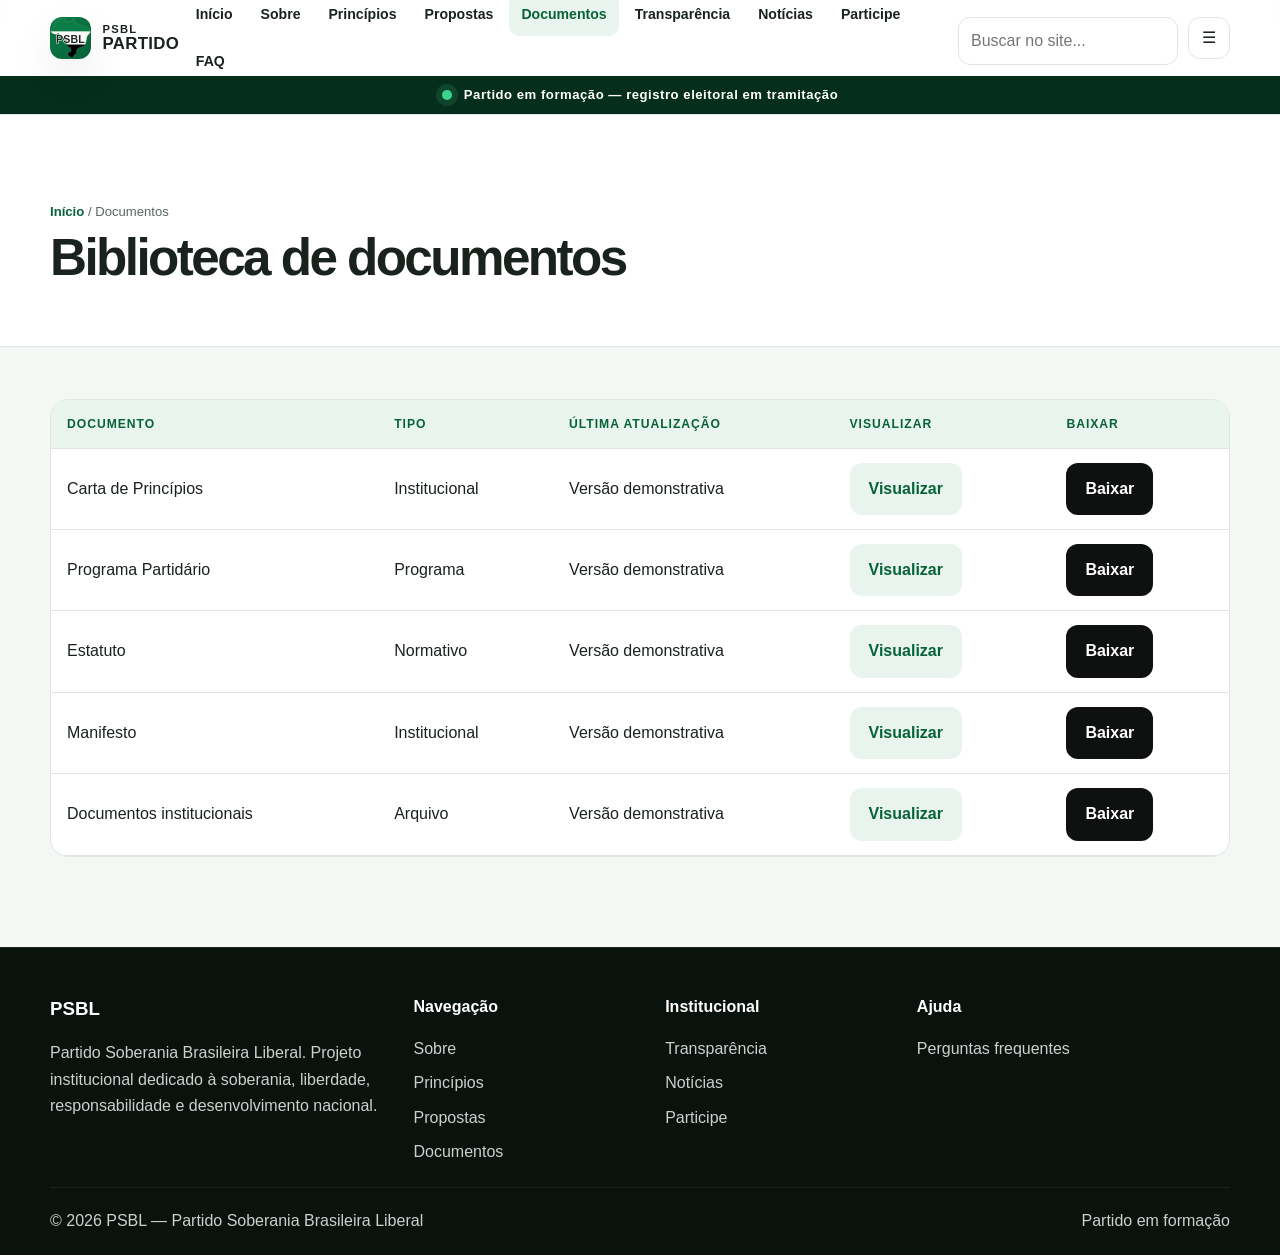
<file: documentos.html>
<!DOCTYPE html>
<html lang="pt-BR">
  <head>
    <meta charset="UTF-8" />
    <meta name="viewport" content="width=device-width, initial-scale=1.0" />
    <title>Documentos | PSBL</title>
    <meta name="description" content="Biblioteca de documentos institucionais do PSBL em formação." />
    <link rel="icon" href="./download.svg" type="image/svg+xml" />
    <link rel="stylesheet" href="./style.css" />
    <link rel="stylesheet" href="./responsive.css" />
  </head>
  <body data-page="documentos">
    <a class="skip-link" href="#main-content">Pular para o conteúdo</a>
    <header class="site-header">
      <div class="container header-inner">
        <a href="./index.html" class="brand" aria-label="PSBL início"><img class="brand-mark" src="./download.svg" alt="" /><span class="brand-text"><span>PSBL</span><strong>Partido</strong></span></a>
        <div class="nav-layout">
          <nav class="nav" aria-label="Navegação principal">
            <a href="index.html">Início</a>
            <a href="sobre.html">Sobre</a>
            <a href="principios.html">Princípios</a>
            <a href="propostas.html">Propostas</a>
            <a href="documentos.html" class="active">Documentos</a>
            <a href="transparencia.html">Transparência</a>
            <a href="noticias.html">Notícias</a>
            <a href="participe.html">Participe</a>
            <a href="faq.html">FAQ</a>
          </nav>
          <div class="nav-actions">
            <input id="site-search" class="site-search" type="search" aria-label="Buscar no site" placeholder="Buscar no site..." />
            <button class="icon-btn menu-toggle" type="button" aria-label="Abrir menu" aria-expanded="false">☰</button>
          </div>
        </div>
      </div>
      <div class="status-bar"><div class="container"><span class="status-indicator" aria-hidden="true"></span><span>Partido em formação — registro eleitoral em tramitação</span></div></div>
    </header>

    <main id="main-content">
      <section class="page-hero"><div class="container"><div class="breadcrumb"><a href="index.html">Início</a> / Documentos</div><h1>Biblioteca de documentos</h1></div></section>
      <section class="page-shell"><div class="container"><div class="table-wrap"><table><thead><tr><th>Documento</th><th>Tipo</th><th>Última atualização</th><th>Visualizar</th><th>Baixar</th></tr></thead><tbody><tr><td>Carta de Princípios</td><td>Institucional</td><td>Versão demonstrativa</td><td><button class="btn btn-soft" type="button" data-doc-modal="Carta de Princípios">Visualizar</button></td><td><a class="btn btn-dark" href="./docs/carta-de-principios.pdf" download>Baixar</a></td></tr><tr><td>Programa Partidário</td><td>Programa</td><td>Versão demonstrativa</td><td><button class="btn btn-soft" type="button" data-doc-modal="Programa Partidário">Visualizar</button></td><td><a class="btn btn-dark" href="./docs/programa-partidario.pdf" download>Baixar</a></td></tr><tr><td>Estatuto</td><td>Normativo</td><td>Versão demonstrativa</td><td><button class="btn btn-soft" type="button" data-doc-modal="Estatuto">Visualizar</button></td><td><a class="btn btn-dark" href="./docs/estatuto.pdf" download>Baixar</a></td></tr><tr><td>Manifesto</td><td>Institucional</td><td>Versão demonstrativa</td><td><button class="btn btn-soft" type="button" data-doc-modal="Manifesto">Visualizar</button></td><td><a class="btn btn-dark" href="./docs/manifesto.pdf" download>Baixar</a></td></tr><tr><td>Documentos institucionais</td><td>Arquivo</td><td>Versão demonstrativa</td><td><button class="btn btn-soft" type="button" data-doc-modal="Documentos institucionais">Visualizar</button></td><td><a class="btn btn-dark" href="./docs/documentos-institucionais.pdf" download>Baixar</a></td></tr></tbody></table></div></div></section>
    </main>

    <footer class="footer"><div class="container"><div class="footer-grid"><div><h3>PSBL</h3><p>Partido Soberania Brasileira Liberal. Projeto institucional dedicado à soberania, liberdade, responsabilidade e desenvolvimento nacional.</p></div><div><h4>Navegação</h4><ul><li><a href="sobre.html">Sobre</a></li><li><a href="principios.html">Princípios</a></li><li><a href="propostas.html">Propostas</a></li><li><a href="documentos.html">Documentos</a></li></ul></div><div><h4>Institucional</h4><ul><li><a href="transparencia.html">Transparência</a></li><li><a href="noticias.html">Notícias</a></li><li><a href="participe.html">Participe</a></li></ul></div><div><h4>Ajuda</h4><ul><li><a href="faq.html">Perguntas frequentes</a></li></ul></div></div><div class="footer-bottom"><span>© <span id="year"></span> PSBL — Partido Soberania Brasileira Liberal</span><span>Partido em formação</span></div></div></footer>
    <button class="back-to-top" type="button" aria-label="Voltar ao topo">↑</button>
    <div class="modal" aria-hidden="true"><div class="modal-card" role="dialog" aria-modal="true" aria-labelledby="modal-title"><div class="modal-header"><h3 id="modal-title">Documento</h3><button class="close-modal" type="button" aria-label="Fechar modal">×</button></div><div id="modal-body"></div></div></div>
    <script src="./main.js"></script>
    <script src="./menu.js"></script>
    <script src="./faq.js"></script>
    <script src="./search.js"></script>
  </body>
</html>
</file>
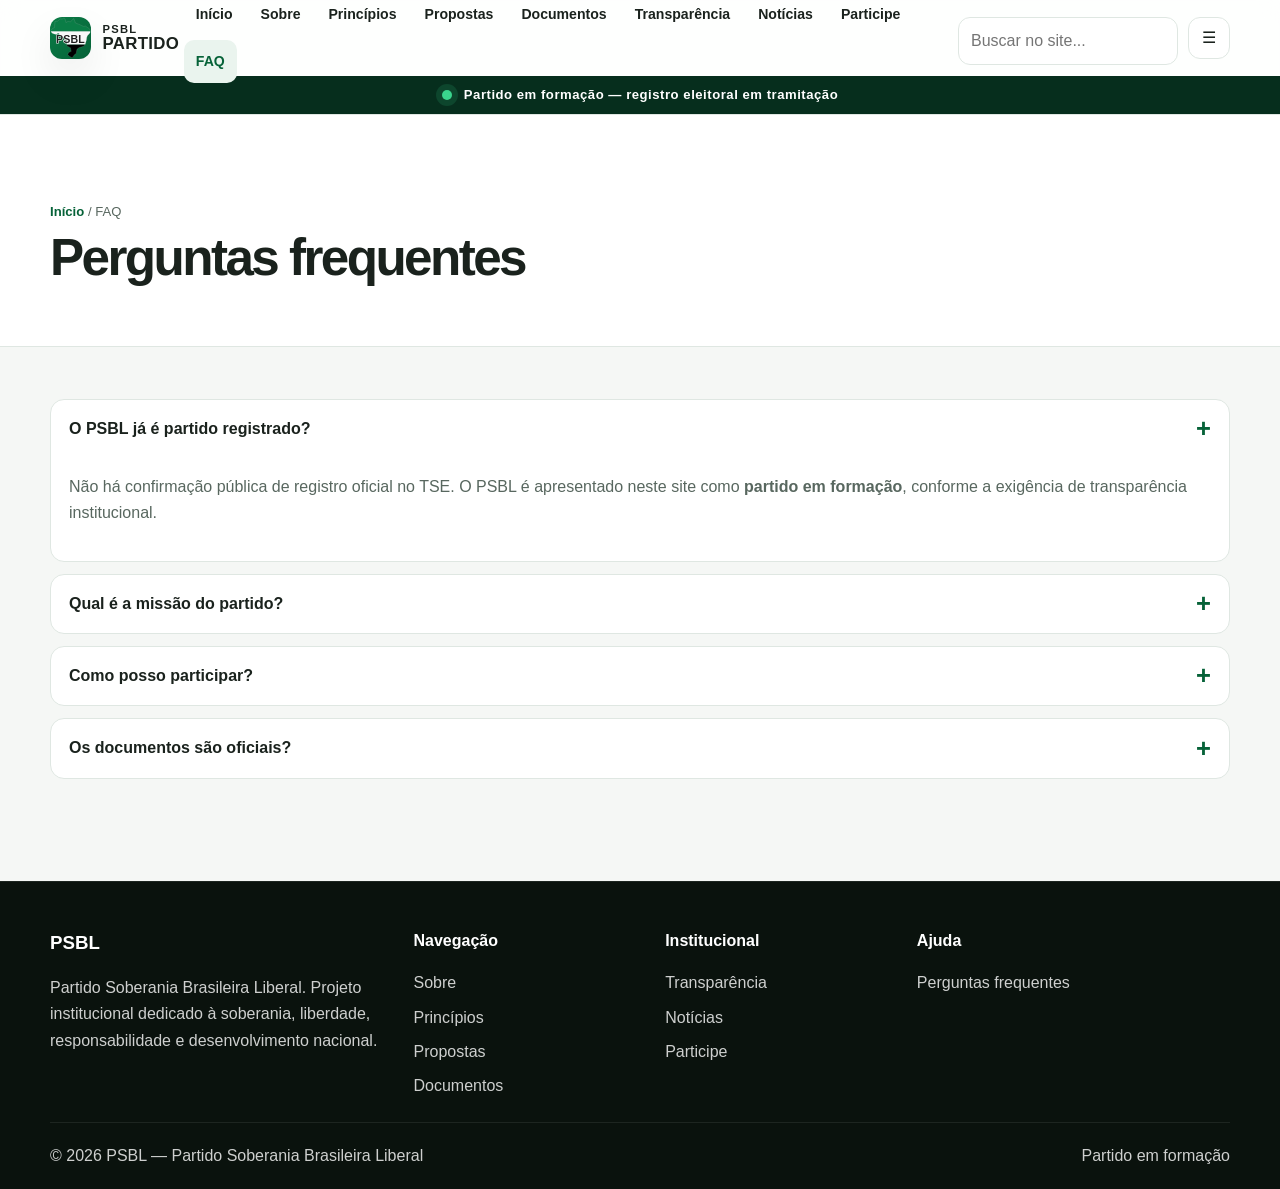
<file: faq.html>
<!DOCTYPE html>
<html lang="pt-BR">
  <head>
    <meta charset="UTF-8" />
    <meta name="viewport" content="width=device-width, initial-scale=1.0" />
    <title>FAQ | PSBL</title>
    <meta name="description" content="Perguntas frequentes sobre o PSBL em formação." />
    <link rel="icon" href="./download.svg" type="image/svg+xml" />
    <link rel="stylesheet" href="./style.css" />
    <link rel="stylesheet" href="./responsive.css" />
  </head>
  <body data-page="faq">
    <a class="skip-link" href="#main-content">Pular para o conteúdo</a>
    <header class="site-header">
      <div class="container header-inner">
        <a href="./index.html" class="brand" aria-label="PSBL início"><img class="brand-mark" src="./download.svg" alt="" /><span class="brand-text"><span>PSBL</span><strong>Partido</strong></span></a>
        <div class="nav-layout">
          <nav class="nav" aria-label="Navegação principal">
            <a href="index.html">Início</a>
            <a href="sobre.html">Sobre</a>
            <a href="principios.html">Princípios</a>
            <a href="propostas.html">Propostas</a>
            <a href="documentos.html">Documentos</a>
            <a href="transparencia.html">Transparência</a>
            <a href="noticias.html">Notícias</a>
            <a href="participe.html">Participe</a>
            <a href="faq.html" class="active">FAQ</a>
          </nav>
          <div class="nav-actions">
            <input id="site-search" class="site-search" type="search" aria-label="Buscar no site" placeholder="Buscar no site..." />
            <button class="icon-btn menu-toggle" type="button" aria-label="Abrir menu" aria-expanded="false">☰</button>
          </div>
        </div>
      </div>
      <div class="status-bar"><div class="container"><span class="status-indicator" aria-hidden="true"></span><span>Partido em formação — registro eleitoral em tramitação</span></div></div>
    </header>

    <main id="main-content">
      <section class="page-hero"><div class="container"><div class="breadcrumb"><a href="index.html">Início</a> / FAQ</div><h1>Perguntas frequentes</h1></div></section>
      <section class="page-shell"><div class="container"><div class="faq-item active search-target"><button class="faq-question" type="button" aria-expanded="true"><span>O PSBL já é partido registrado?</span><span class="plus">+</span></button><div class="faq-answer"><p>Não há confirmação pública de registro oficial no TSE. O PSBL é apresentado neste site como <strong>partido em formação</strong>, conforme a exigência de transparência institucional.</p></div></div><div class="faq-item search-target"><button class="faq-question" type="button" aria-expanded="false"><span>Qual é a missão do partido?</span><span class="plus">+</span></button><div class="faq-answer"><p>Defender a soberania brasileira, ampliar a liberdade individual e econômica, fortalecer a responsabilidade pública e promover o desenvolvimento nacional em bases democráticas.</p></div></div><div class="faq-item search-target"><button class="faq-question" type="button" aria-expanded="false"><span>Como posso participar?</span><span class="plus">+</span></button><div class="faq-answer"><p>Você pode se engajar por meio do formulário de participação, participar de eventos, acompanhar documentos e contribuir com ideias e propostas para o programa institucional.</p></div></div><div class="faq-item search-target"><button class="faq-question" type="button" aria-expanded="false"><span>Os documentos são oficiais?</span><span class="plus">+</span></button><div class="faq-answer"><p>Os materiais disponibilizados neste portal são apresentados como documentos institucionais e versões demonstrativas em fase de elaboração, sujeito a revisão e confirmação formal conforme o processo do partido.</p></div></div></div></section>
    </main>

    <footer class="footer"><div class="container"><div class="footer-grid"><div><h3>PSBL</h3><p>Partido Soberania Brasileira Liberal. Projeto institucional dedicado à soberania, liberdade, responsabilidade e desenvolvimento nacional.</p></div><div><h4>Navegação</h4><ul><li><a href="sobre.html">Sobre</a></li><li><a href="principios.html">Princípios</a></li><li><a href="propostas.html">Propostas</a></li><li><a href="documentos.html">Documentos</a></li></ul></div><div><h4>Institucional</h4><ul><li><a href="transparencia.html">Transparência</a></li><li><a href="noticias.html">Notícias</a></li><li><a href="participe.html">Participe</a></li></ul></div><div><h4>Ajuda</h4><ul><li><a href="faq.html">Perguntas frequentes</a></li></ul></div></div><div class="footer-bottom"><span>© <span id="year"></span> PSBL — Partido Soberania Brasileira Liberal</span><span>Partido em formação</span></div></div></footer>
    <button class="back-to-top" type="button" aria-label="Voltar ao topo">↑</button>
    <script src="./main.js"></script>
    <script src="./menu.js"></script>
    <script src="./faq.js"></script>
    <script src="./search.js"></script>
  </body>
</html>
</file>
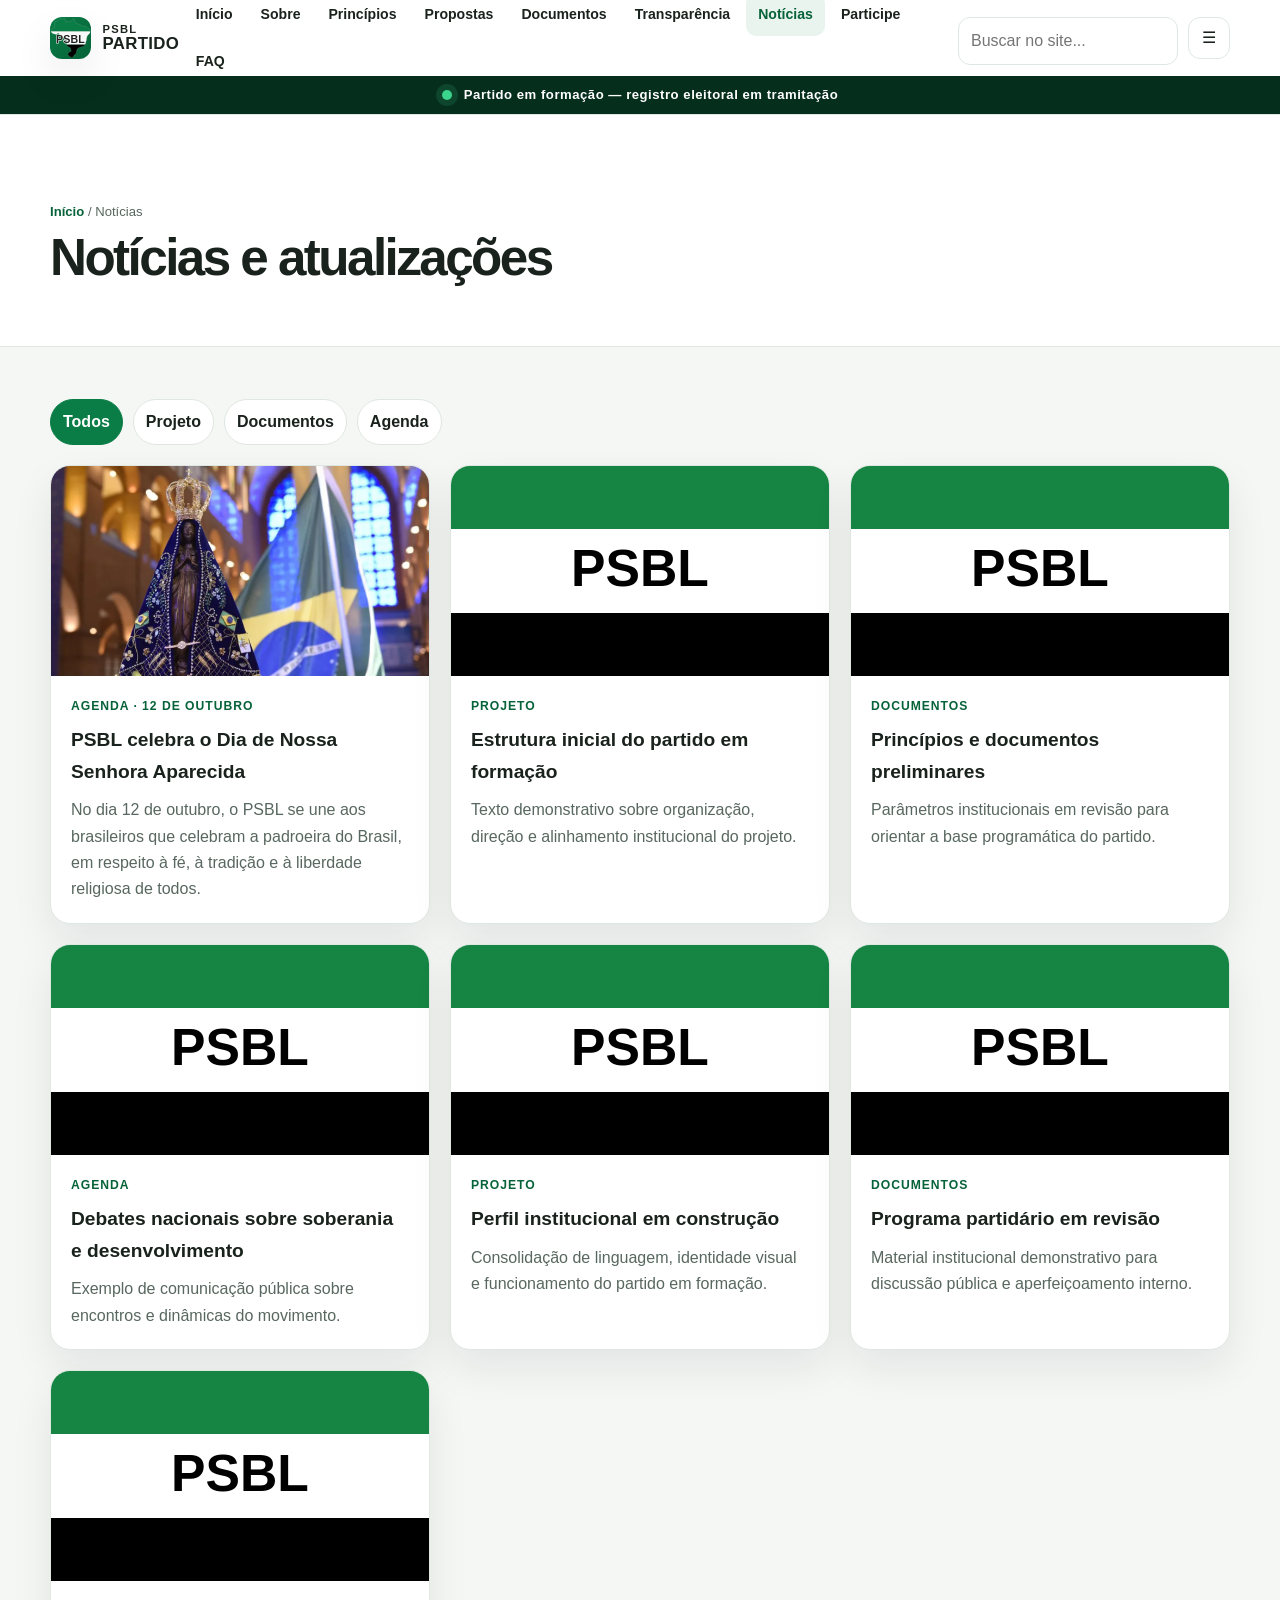
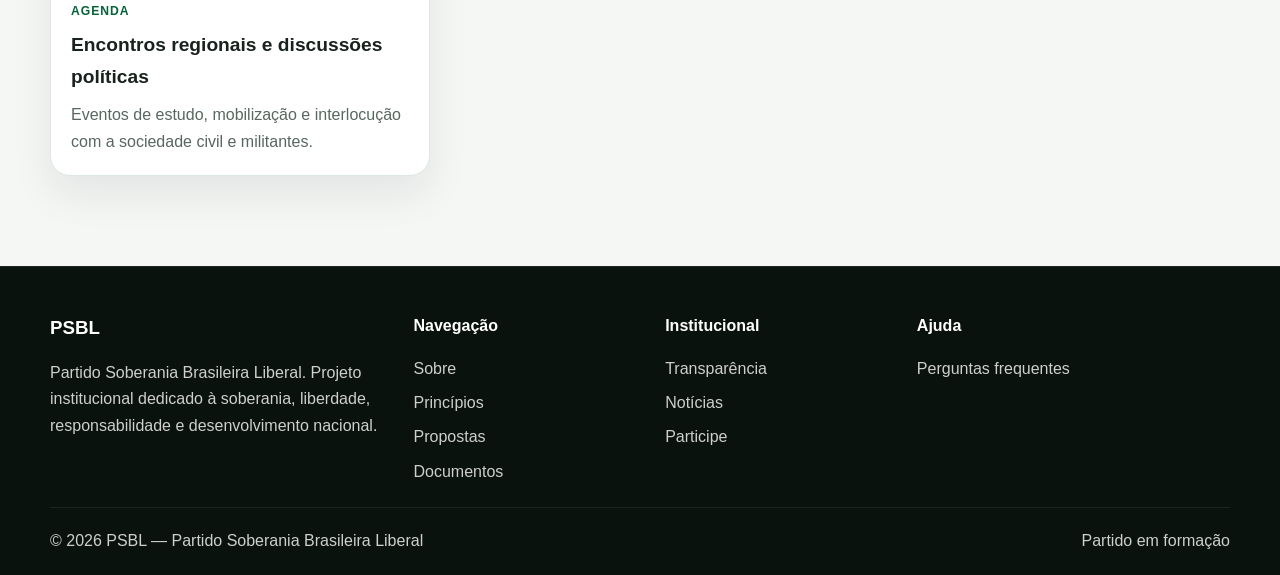
<file: noticias.html>
<!DOCTYPE html>
<html lang="pt-BR">
  <head>
    <meta charset="UTF-8" />
    <meta name="viewport" content="width=device-width, initial-scale=1.0" />
    <title>Notícias | PSBL</title>
    <meta name="description" content="Notícias e atualizações do PSBL em formação." />
    <link rel="icon" href="./download.svg" type="image/svg+xml" />
    <link rel="stylesheet" href="./style.css" />
    <link rel="stylesheet" href="./responsive.css" />
  </head>
  <body data-page="noticias">
    <a class="skip-link" href="#main-content">Pular para o conteúdo</a>
    <header class="site-header">
      <div class="container header-inner">
        <a href="./index.html" class="brand" aria-label="PSBL início"><img class="brand-mark" src="./download.svg" alt="" /><span class="brand-text"><span>PSBL</span><strong>Partido</strong></span></a>
        <div class="nav-layout">
          <nav class="nav" aria-label="Navegação principal">
            <a href="index.html">Início</a>
            <a href="sobre.html">Sobre</a>
            <a href="principios.html">Princípios</a>
            <a href="propostas.html">Propostas</a>
            <a href="documentos.html">Documentos</a>
            <a href="transparencia.html">Transparência</a>
            <a href="noticias.html" class="active">Notícias</a>
            <a href="participe.html">Participe</a>
            <a href="faq.html">FAQ</a>
          </nav>
          <div class="nav-actions">
            <input id="site-search" class="site-search" type="search" aria-label="Buscar no site" placeholder="Buscar no site..." />
            <button class="icon-btn menu-toggle" type="button" aria-label="Abrir menu" aria-expanded="false">☰</button>
          </div>
        </div>
      </div>
      <div class="status-bar"><div class="container"><span class="status-indicator" aria-hidden="true"></span><span>Partido em formação — registro eleitoral em tramitação</span></div></div>
    </header>

    <main id="main-content">
      <section class="page-hero"><div class="container"><div class="breadcrumb"><a href="index.html">Início</a> / Notícias</div><h1>Notícias e atualizações</h1></div></section>
      <section class="page-shell"><div class="container"><div class="news-filter" aria-label="Filtro de notícias"><button class="filter-btn active" type="button" data-filter="all">Todos</button><button class="filter-btn" type="button" data-filter="projeto">Projeto</button><button class="filter-btn" type="button" data-filter="documentos">Documentos</button><button class="filter-btn" type="button" data-filter="agenda">Agenda</button></div><div class="grid grid-3"><article class="news-card news-item search-target" data-category="agenda"><img src="./Captura de tela 2026-10-09 204427.png" alt="Imagem de Nossa Senhora Aparecida, padroeira do Brasil" loading="lazy" /><div class="news-card-body"><div class="news-meta">Agenda · 12 de outubro</div><h3>PSBL celebra o Dia de Nossa Senhora Aparecida</h3><p>No dia 12 de outubro, o PSBL se une aos brasileiros que celebram a padroeira do Brasil, em respeito à fé, à tradição e à liberdade religiosa de todos.</p></div></article><article class="news-card news-item search-target" data-category="projeto"><img src="./bandeira-psbl.svg" alt="Bandeira do PSBL" /><div class="news-card-body"><div class="news-meta">Projeto</div><h3>Estrutura inicial do partido em formação</h3><p>Texto demonstrativo sobre organização, direção e alinhamento institucional do projeto.</p></div></article><article class="news-card news-item search-target" data-category="documentos"><img src="./bandeira-psbl.svg" alt="Bandeira do PSBL" /><div class="news-card-body"><div class="news-meta">Documentos</div><h3>Princípios e documentos preliminares</h3><p>Parâmetros institucionais em revisão para orientar a base programática do partido.</p></div></article><article class="news-card news-item search-target" data-category="agenda"><img src="./bandeira-psbl.svg" alt="Bandeira do PSBL" /><div class="news-card-body"><div class="news-meta">Agenda</div><h3>Debates nacionais sobre soberania e desenvolvimento</h3><p>Exemplo de comunicação pública sobre encontros e dinâmicas do movimento.</p></div></article><article class="news-card news-item search-target" data-category="projeto"><img src="./bandeira-psbl.svg" alt="Bandeira do PSBL" /><div class="news-card-body"><div class="news-meta">Projeto</div><h3>Perfil institucional em construção</h3><p>Consolidação de linguagem, identidade visual e funcionamento do partido em formação.</p></div></article><article class="news-card news-item search-target" data-category="documentos"><img src="./bandeira-psbl.svg" alt="Bandeira do PSBL" /><div class="news-card-body"><div class="news-meta">Documentos</div><h3>Programa partidário em revisão</h3><p>Material institucional demonstrativo para discussão pública e aperfeiçoamento interno.</p></div></article><article class="news-card news-item search-target" data-category="agenda"><img src="./bandeira-psbl.svg" alt="Bandeira do PSBL" /><div class="news-card-body"><div class="news-meta">Agenda</div><h3>Encontros regionais e discussões políticas</h3><p>Eventos de estudo, mobilização e interlocução com a sociedade civil e militantes.</p></div></article></div></div></section>
    </main>

    <footer class="footer"><div class="container"><div class="footer-grid"><div><h3>PSBL</h3><p>Partido Soberania Brasileira Liberal. Projeto institucional dedicado à soberania, liberdade, responsabilidade e desenvolvimento nacional.</p></div><div><h4>Navegação</h4><ul><li><a href="sobre.html">Sobre</a></li><li><a href="principios.html">Princípios</a></li><li><a href="propostas.html">Propostas</a></li><li><a href="documentos.html">Documentos</a></li></ul></div><div><h4>Institucional</h4><ul><li><a href="transparencia.html">Transparência</a></li><li><a href="noticias.html">Notícias</a></li><li><a href="participe.html">Participe</a></li></ul></div><div><h4>Ajuda</h4><ul><li><a href="faq.html">Perguntas frequentes</a></li></ul></div></div><div class="footer-bottom"><span>© <span id="year"></span> PSBL — Partido Soberania Brasileira Liberal</span><span>Partido em formação</span></div></div></footer>
    <button class="back-to-top" type="button" aria-label="Voltar ao topo">↑</button>
    <script src="./main.js"></script>
    <script src="./menu.js"></script>
    <script src="./faq.js"></script>
    <script src="./search.js"></script>
  </body>
</html>
</file>
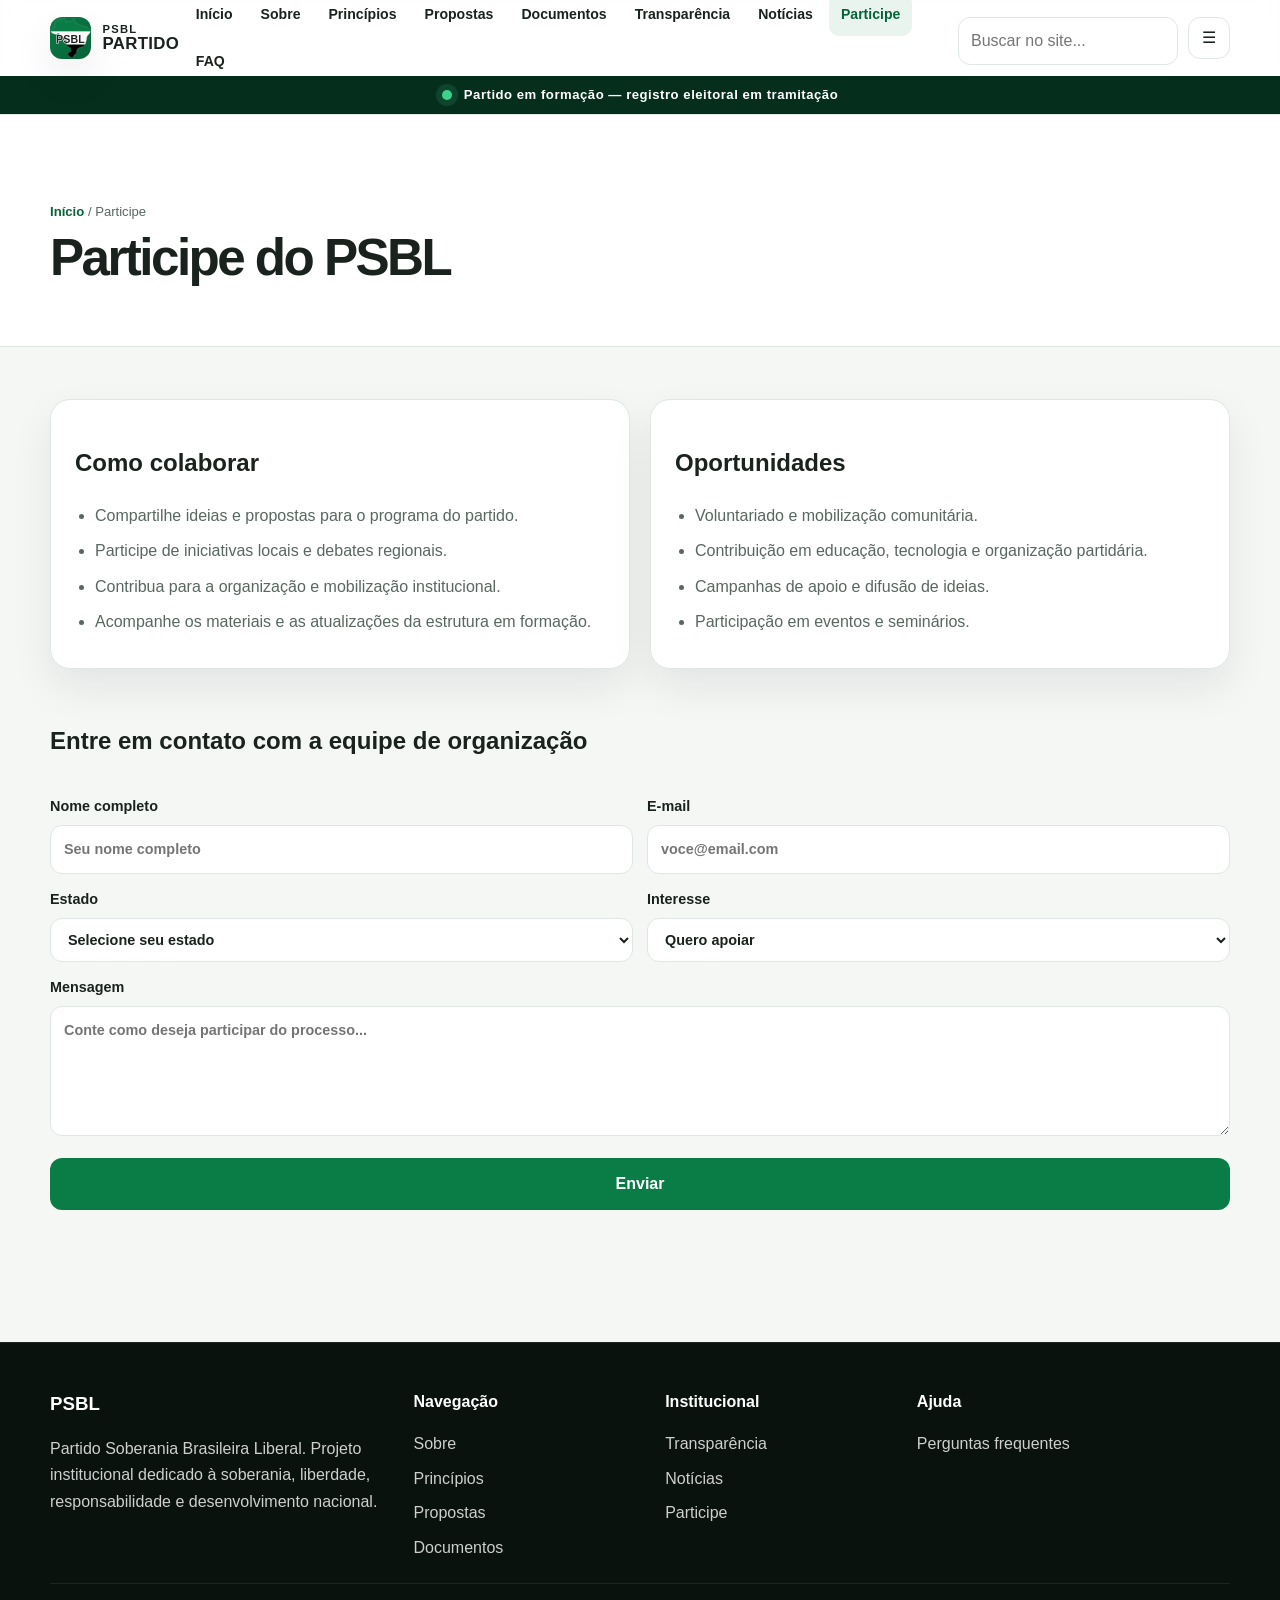
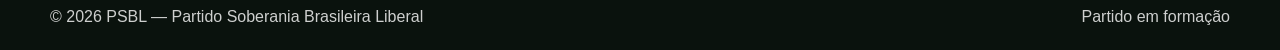
<file: participe.html>
<!DOCTYPE html>
<html lang="pt-BR">
  <head>
    <meta charset="UTF-8" />
    <meta name="viewport" content="width=device-width, initial-scale=1.0" />
    <title>Participe | PSBL</title>
    <meta name="description" content="Participe do movimento PSBL: apoie, contribua e acompanhe o processo de formação." />
    <link rel="icon" href="./download.svg" type="image/svg+xml" />
    <link rel="stylesheet" href="./style.css" />
    <link rel="stylesheet" href="./responsive.css" />
  </head>
  <body data-page="participe">
    <a class="skip-link" href="#main-content">Pular para o conteúdo</a>
    <header class="site-header">
      <div class="container header-inner">
        <a href="./index.html" class="brand" aria-label="PSBL início"><img class="brand-mark" src="./download.svg" alt="" /><span class="brand-text"><span>PSBL</span><strong>Partido</strong></span></a>
        <div class="nav-layout">
          <nav class="nav" aria-label="Navegação principal">
            <a href="index.html">Início</a>
            <a href="sobre.html">Sobre</a>
            <a href="principios.html">Princípios</a>
            <a href="propostas.html">Propostas</a>
            <a href="documentos.html">Documentos</a>
            <a href="transparencia.html">Transparência</a>
            <a href="noticias.html">Notícias</a>
            <a href="participe.html" class="active">Participe</a>
            <a href="faq.html">FAQ</a>
          </nav>
          <div class="nav-actions">
            <input id="site-search" class="site-search" type="search" aria-label="Buscar no site" placeholder="Buscar no site..." />
            <button class="icon-btn menu-toggle" type="button" aria-label="Abrir menu" aria-expanded="false">☰</button>
          </div>
        </div>
      </div>
      <div class="status-bar"><div class="container"><span class="status-indicator" aria-hidden="true"></span><span>Partido em formação — registro eleitoral em tramitação</span></div></div>
    </header>

    <main id="main-content">
      <section class="page-hero"><div class="container"><div class="breadcrumb"><a href="index.html">Início</a> / Participe</div><h1>Participe do PSBL</h1></div></section>
      <section class="page-shell"><div class="container"><div class="grid grid-2"><div class="panel search-target"><h2>Como colaborar</h2><ul class="list"><li>Compartilhe ideias e propostas para o programa do partido.</li><li>Participe de iniciativas locais e debates regionais.</li><li>Contribua para a organização e mobilização institucional.</li><li>Acompanhe os materiais e as atualizações da estrutura em formação.</li></ul></div><div class="panel search-target"><h2>Oportunidades</h2><ul class="list"><li>Voluntariado e mobilização comunitária.</li><li>Contribuição em educação, tecnologia e organização partidária.</li><li>Campanhas de apoio e difusão de ideias.</li><li>Participação em eventos e seminários.</li></ul></div></div>

        <form class="form" id="form-participe" style="margin-top:32px;" action="https://formsubmit.co/daepicboi123@gmail.com" method="POST" novalidate>
          <h2>Entre em contato com a equipe de organização</h2>

          <!-- Anti-spam (campo escondido; robôs costumam preencher) -->
          <input type="text" name="_honey" style="display:none" tabindex="-1" autocomplete="off" />
          <input type="hidden" name="_subject" value="Novo cadastro - Participe PSBL" />
          <input type="hidden" name="_captcha" value="false" />
          <input type="hidden" name="_template" value="table" />

          <div class="form-grid">
            <div><label>Nome completo<input type="text" name="nome" placeholder="Seu nome completo" required autocomplete="name" /></label></div>
            <div><label>E-mail<input type="email" name="email" placeholder="voce@email.com" required autocomplete="email" /></label></div>
          </div>
          <div class="form-grid">
            <div>
              <label>Estado
                <select name="estado" required>
                  <option value="" selected disabled>Selecione seu estado</option>
                  <option value="AC">Acre</option>
                  <option value="AL">Alagoas</option>
                  <option value="AP">Amapá</option>
                  <option value="AM">Amazonas</option>
                  <option value="BA">Bahia</option>
                  <option value="CE">Ceará</option>
                  <option value="DF">Distrito Federal</option>
                  <option value="ES">Espírito Santo</option>
                  <option value="GO">Goiás</option>
                  <option value="MA">Maranhão</option>
                  <option value="MT">Mato Grosso</option>
                  <option value="MS">Mato Grosso do Sul</option>
                  <option value="MG">Minas Gerais</option>
                  <option value="PA">Pará</option>
                  <option value="PB">Paraíba</option>
                  <option value="PR">Paraná</option>
                  <option value="PE">Pernambuco</option>
                  <option value="PI">Piauí</option>
                  <option value="RJ">Rio de Janeiro</option>
                  <option value="RN">Rio Grande do Norte</option>
                  <option value="RS">Rio Grande do Sul</option>
                  <option value="RO">Rondônia</option>
                  <option value="RR">Roraima</option>
                  <option value="SC">Santa Catarina</option>
                  <option value="SP">São Paulo</option>
                  <option value="SE">Sergipe</option>
                  <option value="TO">Tocantins</option>
                </select>
              </label>
            </div>
            <div><label>Interesse<select name="interesse"><option>Quero apoiar</option><option>Quero colaborar</option><option>Quero participar de eventos</option></select></label></div>
          </div>
          <div><label>Mensagem<textarea name="mensagem" placeholder="Conte como deseja participar do processo..."></textarea></label></div>
          <button class="btn btn-primary" type="submit" id="form-participe-btn">Enviar</button>
          <p id="form-participe-status" role="status" aria-live="polite" style="margin-top:12px;"></p>
        </form>
      </div></section>
    </main>

    <footer class="footer"><div class="container"><div class="footer-grid"><div><h3>PSBL</h3><p>Partido Soberania Brasileira Liberal. Projeto institucional dedicado à soberania, liberdade, responsabilidade e desenvolvimento nacional.</p></div><div><h4>Navegação</h4><ul><li><a href="sobre.html">Sobre</a></li><li><a href="principios.html">Princípios</a></li><li><a href="propostas.html">Propostas</a></li><li><a href="documentos.html">Documentos</a></li></ul></div><div><h4>Institucional</h4><ul><li><a href="transparencia.html">Transparência</a></li><li><a href="noticias.html">Notícias</a></li><li><a href="participe.html">Participe</a></li></ul></div><div><h4>Ajuda</h4><ul><li><a href="faq.html">Perguntas frequentes</a></li></ul></div></div><div class="footer-bottom"><span>© <span id="year"></span> PSBL — Partido Soberania Brasileira Liberal</span><span>Partido em formação</span></div></div></footer>
    <button class="back-to-top" type="button" aria-label="Voltar ao topo">↑</button>
    <script src="./main.js"></script>
    <script src="./menu.js"></script>
    <script src="./faq.js"></script>
    <script src="./search.js"></script>
    <script>
      // ⚠️ Troque pelo SEU e-mail. É para esse endereço que os cadastros serão enviados.
      var EMAIL_DESTINO = "daepicboi123@gmail.com";

      (function () {
        var form = document.getElementById("form-participe");
        var btn = document.getElementById("form-participe-btn");
        var status = document.getElementById("form-participe-status");
        if (!form) return;

        form.addEventListener("submit", function (e) {
          e.preventDefault();

          var nome = form.nome.value.trim();
          var email = form.email.value.trim();
          var estado = form.estado.value;

          if (nome.split(/\s+/).length < 2) {
            status.textContent = "Informe seu nome completo (nome e sobrenome).";
            form.nome.focus();
            return;
          }
          if (!/^[^\s@]+@[^\s@]+\.[^\s@]+$/.test(email)) {
            status.textContent = "Informe um e-mail válido.";
            form.email.focus();
            return;
          }
          if (!estado) {
            status.textContent = "Selecione seu estado.";
            form.estado.focus();
            return;
          }

          btn.disabled = true;
          status.textContent = "Enviando...";
          form.submit();
        });
      })();
    </script>
  </body>
</html>
</file>
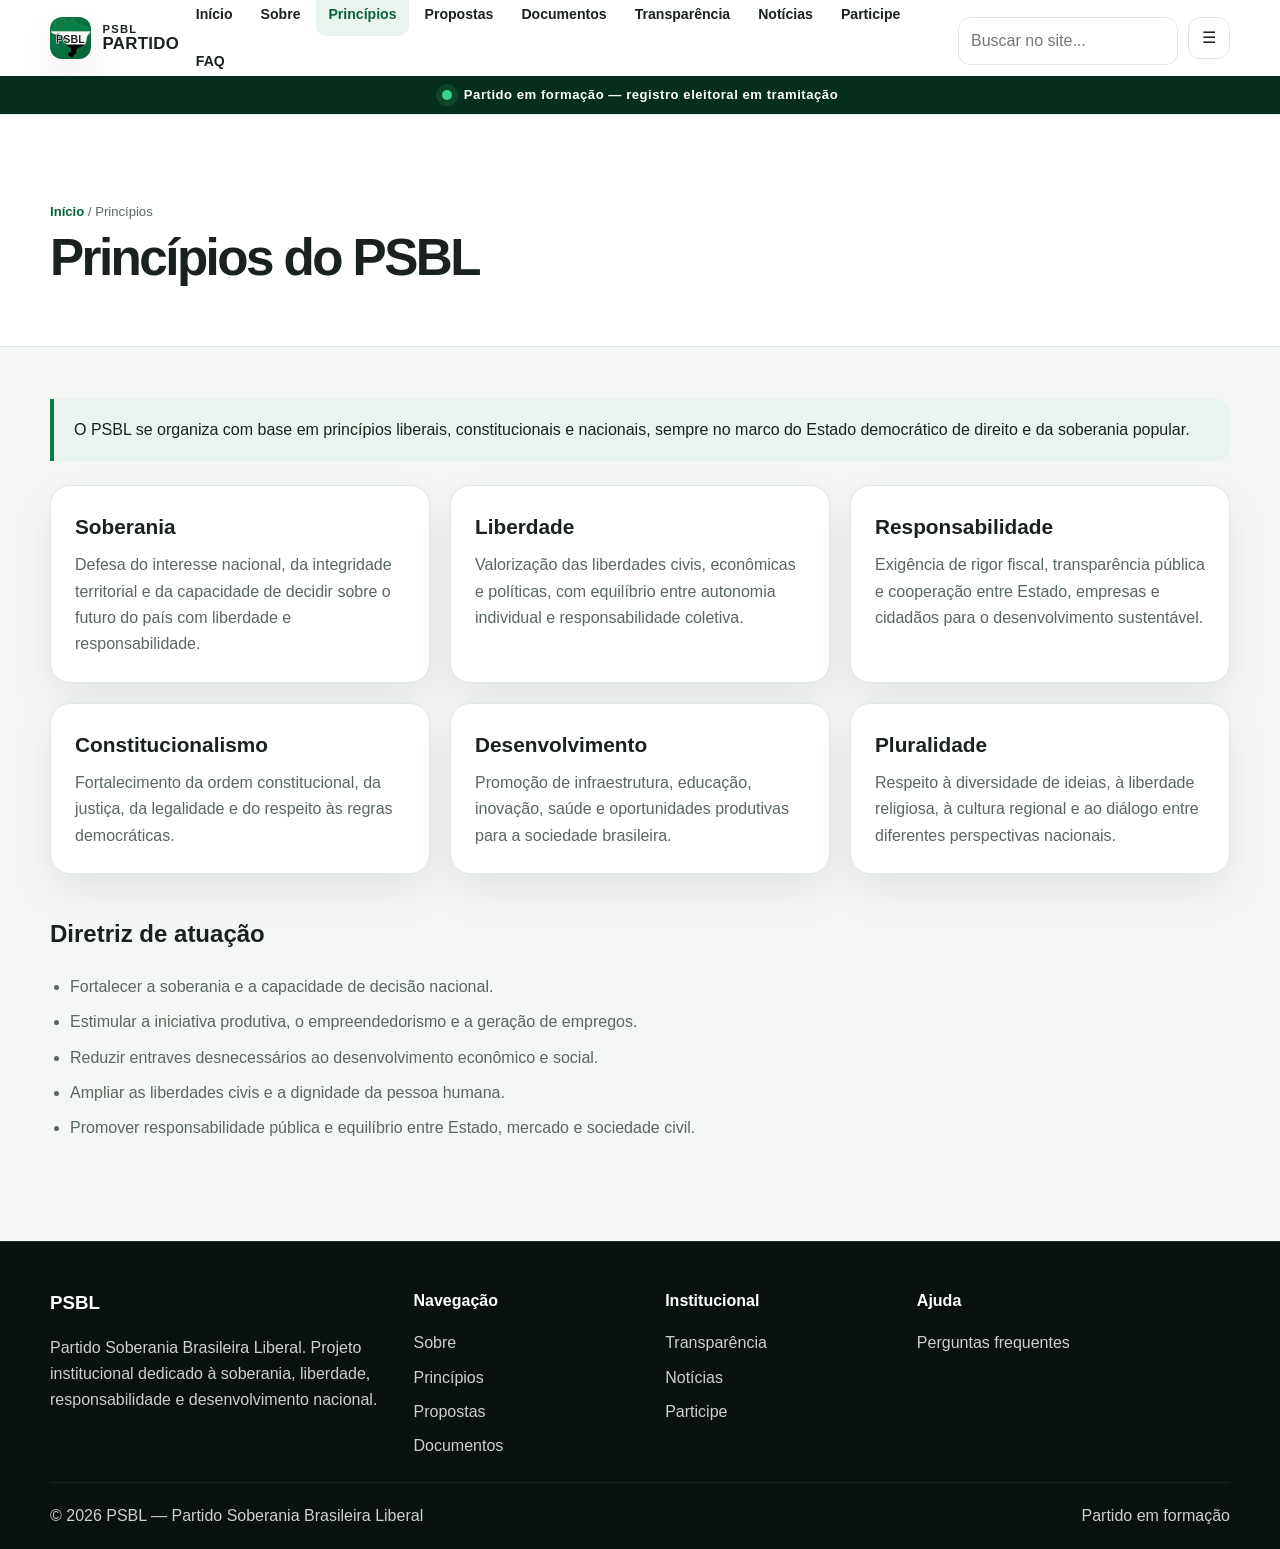
<file: principios.html>
<!DOCTYPE html>
<html lang="pt-BR">
  <head>
    <meta charset="UTF-8" />
    <meta name="viewport" content="width=device-width, initial-scale=1.0" />
    <title>Princípios | PSBL</title>
    <meta name="description" content="Princípios do PSBL: soberania, liberdade, responsabilidade e desenvolvimento nacional." />
    <link rel="icon" href="./download.svg" type="image/svg+xml" />
    <link rel="stylesheet" href="./style.css" />
    <link rel="stylesheet" href="./responsive.css" />
  </head>
  <body data-page="principios">
    <a class="skip-link" href="#main-content">Pular para o conteúdo</a>
    <header class="site-header">
      <div class="container header-inner">
        <a href="./index.html" class="brand" aria-label="PSBL início"><img class="brand-mark" src="./download.svg" alt="" /><span class="brand-text"><span>PSBL</span><strong>Partido</strong></span></a>
        <div class="nav-layout">
          <nav class="nav" aria-label="Navegação principal">
            <a href="index.html">Início</a>
            <a href="sobre.html">Sobre</a>
            <a href="principios.html" class="active">Princípios</a>
            <a href="propostas.html">Propostas</a>
            <a href="documentos.html">Documentos</a>
            <a href="transparencia.html">Transparência</a>
            <a href="noticias.html">Notícias</a>
            <a href="participe.html">Participe</a>
            <a href="faq.html">FAQ</a>
          </nav>
          <div class="nav-actions">
            <input id="site-search" class="site-search" type="search" aria-label="Buscar no site" placeholder="Buscar no site..." />
            <button class="icon-btn menu-toggle" type="button" aria-label="Abrir menu" aria-expanded="false">☰</button>
          </div>
        </div>
      </div>
      <div class="status-bar"><div class="container"><span class="status-indicator" aria-hidden="true"></span><span>Partido em formação — registro eleitoral em tramitação</span></div></div>
    </header>

    <main id="main-content">
      <section class="page-hero"><div class="container"><div class="breadcrumb"><a href="index.html">Início</a> / Princípios</div><h1>Princípios do PSBL</h1></div></section>
      <section class="page-shell"><div class="container">
        <div class="notice"><p>O PSBL se organiza com base em princípios liberais, constitucionais e nacionais, sempre no marco do Estado democrático de direito e da soberania popular.</p></div>
        <div class="grid grid-3">
          <article class="card search-target"><h3>Soberania</h3><p>Defesa do interesse nacional, da integridade territorial e da capacidade de decidir sobre o futuro do país com liberdade e responsabilidade.</p></article>
          <article class="card search-target"><h3>Liberdade</h3><p>Valorização das liberdades civis, econômicas e políticas, com equilíbrio entre autonomia individual e responsabilidade coletiva.</p></article>
          <article class="card search-target"><h3>Responsabilidade</h3><p>Exigência de rigor fiscal, transparência pública e cooperação entre Estado, empresas e cidadãos para o desenvolvimento sustentável.</p></article>
          <article class="card search-target"><h3>Constitucionalismo</h3><p>Fortalecimento da ordem constitucional, da justiça, da legalidade e do respeito às regras democráticas.</p></article>
          <article class="card search-target"><h3>Desenvolvimento</h3><p>Promoção de infraestrutura, educação, inovação, saúde e oportunidades produtivas para a sociedade brasileira.</p></article>
          <article class="card search-target"><h3>Pluralidade</h3><p>Respeito à diversidade de ideias, à liberdade religiosa, à cultura regional e ao diálogo entre diferentes perspectivas nacionais.</p></article>
        </div>
        <div style="margin-top:40px;">
          <h2>Diretriz de atuação</h2>
          <ul class="list">
            <li>Fortalecer a soberania e a capacidade de decisão nacional.</li>
            <li>Estimular a iniciativa produtiva, o empreendedorismo e a geração de empregos.</li>
            <li>Reduzir entraves desnecessários ao desenvolvimento econômico e social.</li>
            <li>Ampliar as liberdades civis e a dignidade da pessoa humana.</li>
            <li>Promover responsabilidade pública e equilíbrio entre Estado, mercado e sociedade civil.</li>
          </ul>
        </div>
      </div></section>
    </main>

    <footer class="footer">
      <div class="container">
        <div class="footer-grid">
          <div><h3>PSBL</h3><p>Partido Soberania Brasileira Liberal. Projeto institucional dedicado à soberania, liberdade, responsabilidade e desenvolvimento nacional.</p></div>
          <div><h4>Navegação</h4><ul><li><a href="sobre.html">Sobre</a></li><li><a href="principios.html">Princípios</a></li><li><a href="propostas.html">Propostas</a></li><li><a href="documentos.html">Documentos</a></li></ul></div>
          <div><h4>Institucional</h4><ul><li><a href="transparencia.html">Transparência</a></li><li><a href="noticias.html">Notícias</a></li><li><a href="participe.html">Participe</a></li></ul></div>
          <div><h4>Ajuda</h4><ul><li><a href="faq.html">Perguntas frequentes</a></li></ul></div>
        </div>
        <div class="footer-bottom"><span>© <span id="year"></span> PSBL — Partido Soberania Brasileira Liberal</span><span>Partido em formação</span></div>
      </div>
    </footer>
    <button class="back-to-top" type="button" aria-label="Voltar ao topo">↑</button>
    <script src="./main.js"></script>
    <script src="./menu.js"></script>
    <script src="./faq.js"></script>
    <script src="./search.js"></script>
  </body>
</html>
</file>
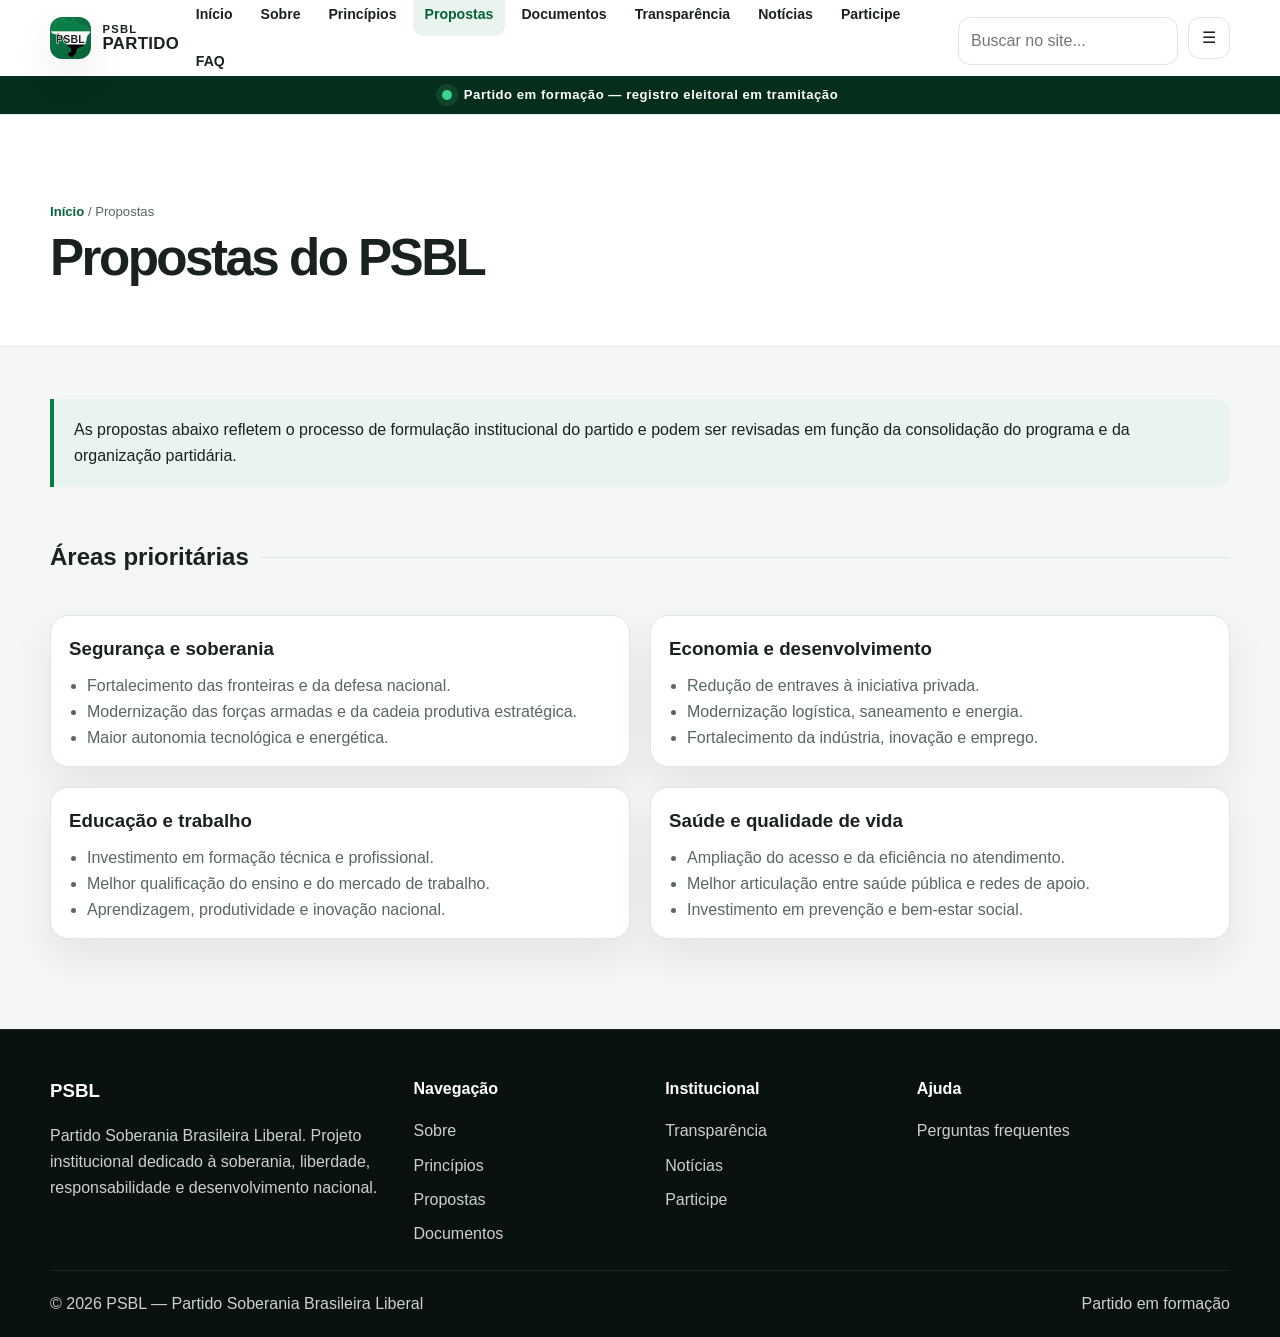
<file: propostas.html>
<!DOCTYPE html>
<html lang="pt-BR">
  <head>
    <meta charset="UTF-8" />
    <meta name="viewport" content="width=device-width, initial-scale=1.0" />
    <title>Propostas | PSBL</title>
    <meta name="description" content="Propostas institucionais do PSBL em formação: soberania, economia, educação, saúde e segurança." />
    <link rel="icon" href="./download.svg" type="image/svg+xml" />
    <link rel="stylesheet" href="./style.css" />
    <link rel="stylesheet" href="./responsive.css" />
  </head>
  <body data-page="propostas">
    <a class="skip-link" href="#main-content">Pular para o conteúdo</a>
    <header class="site-header">
      <div class="container header-inner">
        <a href="./index.html" class="brand" aria-label="PSBL início"><img class="brand-mark" src="./download.svg" alt="" /><span class="brand-text"><span>PSBL</span><strong>Partido</strong></span></a>
        <div class="nav-layout">
          <nav class="nav" aria-label="Navegação principal">
            <a href="index.html">Início</a>
            <a href="sobre.html">Sobre</a>
            <a href="principios.html">Princípios</a>
            <a href="propostas.html" class="active">Propostas</a>
            <a href="documentos.html">Documentos</a>
            <a href="transparencia.html">Transparência</a>
            <a href="noticias.html">Notícias</a>
            <a href="participe.html">Participe</a>
            <a href="faq.html">FAQ</a>
          </nav>
          <div class="nav-actions">
            <input id="site-search" class="site-search" type="search" aria-label="Buscar no site" placeholder="Buscar no site..." />
            <button class="icon-btn menu-toggle" type="button" aria-label="Abrir menu" aria-expanded="false">☰</button>
          </div>
        </div>
      </div>
      <div class="status-bar"><div class="container"><span class="status-indicator" aria-hidden="true"></span><span>Partido em formação — registro eleitoral em tramitação</span></div></div>
    </header>

    <main id="main-content">
      <section class="page-hero"><div class="container"><div class="breadcrumb"><a href="index.html">Início</a> / Propostas</div><h1>Propostas do PSBL</h1></div></section>
      <section class="page-shell"><div class="container search-target">
        <div class="notice"><p>As propostas abaixo refletem o processo de formulação institucional do partido e podem ser revisadas em função da consolidação do programa e da organização partidária.</p></div>
        <div class="category-title"><h2>Áreas prioritárias</h2><span class="line"></span></div>
        <div class="grid grid-2">
          <article class="proposal-box search-target"><h3>Segurança e soberania</h3><ul><li>Fortalecimento das fronteiras e da defesa nacional.</li><li>Modernização das forças armadas e da cadeia produtiva estratégica.</li><li>Maior autonomia tecnológica e energética.</li></ul></article>
          <article class="proposal-box search-target"><h3>Economia e desenvolvimento</h3><ul><li>Redução de entraves à iniciativa privada.</li><li>Modernização logística, saneamento e energia.</li><li>Fortalecimento da indústria, inovação e emprego.</li></ul></article>
          <article class="proposal-box search-target"><h3>Educação e trabalho</h3><ul><li>Investimento em formação técnica e profissional.</li><li>Melhor qualificação do ensino e do mercado de trabalho.</li><li>Aprendizagem, produtividade e inovação nacional.</li></ul></article>
          <article class="proposal-box search-target"><h3>Saúde e qualidade de vida</h3><ul><li>Ampliação do acesso e da eficiência no atendimento.</li><li>Melhor articulação entre saúde pública e redes de apoio.</li><li>Investimento em prevenção e bem-estar social.</li></ul></article>
        </div>
      </div></section>
    </main>

    <footer class="footer">
      <div class="container">
        <div class="footer-grid">
          <div><h3>PSBL</h3><p>Partido Soberania Brasileira Liberal. Projeto institucional dedicado à soberania, liberdade, responsabilidade e desenvolvimento nacional.</p></div>
          <div><h4>Navegação</h4><ul><li><a href="sobre.html">Sobre</a></li><li><a href="principios.html">Princípios</a></li><li><a href="propostas.html">Propostas</a></li><li><a href="documentos.html">Documentos</a></li></ul></div>
          <div><h4>Institucional</h4><ul><li><a href="transparencia.html">Transparência</a></li><li><a href="noticias.html">Notícias</a></li><li><a href="participe.html">Participe</a></li></ul></div>
          <div><h4>Ajuda</h4><ul><li><a href="faq.html">Perguntas frequentes</a></li></ul></div>
        </div>
        <div class="footer-bottom"><span>© <span id="year"></span> PSBL — Partido Soberania Brasileira Liberal</span><span>Partido em formação</span></div>
      </div>
    </footer>
    <button class="back-to-top" type="button" aria-label="Voltar ao topo">↑</button>
    <script src="./main.js"></script>
    <script src="./menu.js"></script>
    <script src="./faq.js"></script>
    <script src="./search.js"></script>
  </body>
</html>
</file>
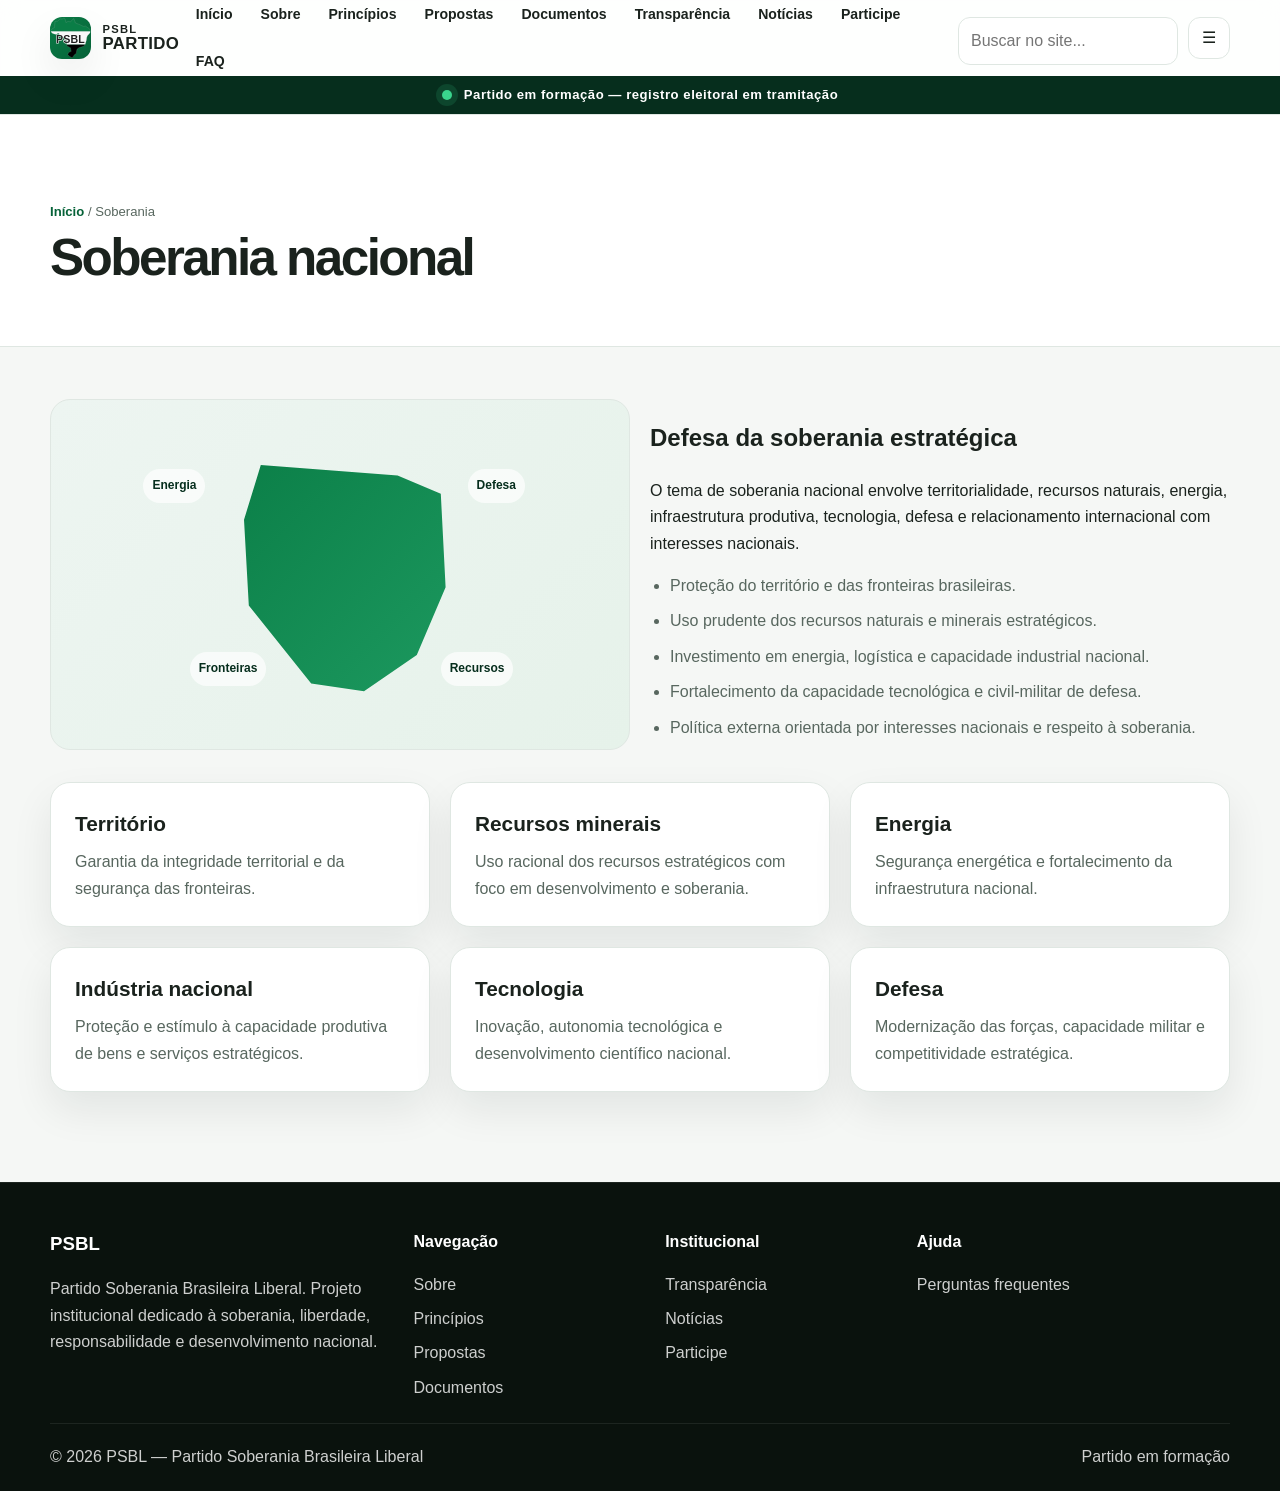
<file: soberania.html>
<!DOCTYPE html>
<html lang="pt-BR">
  <head>
    <meta charset="UTF-8" />
    <meta name="viewport" content="width=device-width, initial-scale=1.0" />
    <title>Soberania | PSBL</title>
    <meta name="description" content="Soberania nacional, fronteiras, energia e defesa para o PSBL em formação." />
    <link rel="icon" href="./download.svg" type="image/svg+xml" />
    <link rel="stylesheet" href="./style.css" />
    <link rel="stylesheet" href="./responsive.css" />
  </head>
  <body data-page="soberania">
    <a class="skip-link" href="#main-content">Pular para o conteúdo</a>
    <header class="site-header">
      <div class="container header-inner">
        <a href="./index.html" class="brand" aria-label="PSBL início"><img class="brand-mark" src="./download.svg" alt="" /><span class="brand-text"><span>PSBL</span><strong>Partido</strong></span></a>
        <div class="nav-layout">
          <nav class="nav" aria-label="Navegação principal">
            <a href="index.html">Início</a>
            <a href="sobre.html">Sobre</a>
            <a href="principios.html">Princípios</a>
            <a href="propostas.html">Propostas</a>
            <a href="documentos.html">Documentos</a>
            <a href="transparencia.html">Transparência</a>
            <a href="noticias.html">Notícias</a>
            <a href="participe.html">Participe</a>
            <a href="faq.html">FAQ</a>
          </nav>
          <div class="nav-actions">
            <input id="site-search" class="site-search" type="search" aria-label="Buscar no site" placeholder="Buscar no site..." />
            <button class="icon-btn menu-toggle" type="button" aria-label="Abrir menu" aria-expanded="false">☰</button>
          </div>
        </div>
      </div>
      <div class="status-bar"><div class="container"><span class="status-indicator" aria-hidden="true"></span><span>Partido em formação — registro eleitoral em tramitação</span></div></div>
    </header>

    <main id="main-content">
      <section class="page-hero"><div class="container"><div class="breadcrumb"><a href="index.html">Início</a> / Soberania</div><h1>Soberania nacional</h1></div></section>
      <section class="page-shell"><div class="container"><div class="grid grid-2"><div class="map-illustration search-target" aria-label="Mapa estilizado do Brasil"><div class="map-shape" aria-hidden="true"></div><div class="map-badges" aria-hidden="true"><span>Energia</span><span>Defesa</span><span>Fronteiras</span><span>Recursos</span></div></div><div><h2>Defesa da soberania estratégica</h2><p>O tema de soberania nacional envolve territorialidade, recursos naturais, energia, infraestrutura produtiva, tecnologia, defesa e relacionamento internacional com interesses nacionais.</p><ul class="list"><li>Proteção do território e das fronteiras brasileiras.</li><li>Uso prudente dos recursos naturais e minerais estratégicos.</li><li>Investimento em energia, logística e capacidade industrial nacional.</li><li>Fortalecimento da capacidade tecnológica e civil-militar de defesa.</li><li>Política externa orientada por interesses nacionais e respeito à soberania.</li></ul></div></div><div class="grid grid-3" style="margin-top:32px;"><article class="card search-target"><h3>Território</h3><p>Garantia da integridade territorial e da segurança das fronteiras.</p></article><article class="card search-target"><h3>Recursos minerais</h3><p>Uso racional dos recursos estratégicos com foco em desenvolvimento e soberania.</p></article><article class="card search-target"><h3>Energia</h3><p>Segurança energética e fortalecimento da infraestrutura nacional.</p></article><article class="card search-target"><h3>Indústria nacional</h3><p>Proteção e estímulo à capacidade produtiva de bens e serviços estratégicos.</p></article><article class="card search-target"><h3>Tecnologia</h3><p>Inovação, autonomia tecnológica e desenvolvimento científico nacional.</p></article><article class="card search-target"><h3>Defesa</h3><p>Modernização das forças, capacidade militar e competitividade estratégica.</p></article></div></div></section>
    </main>

    <footer class="footer">
      <div class="container">
        <div class="footer-grid"><div><h3>PSBL</h3><p>Partido Soberania Brasileira Liberal. Projeto institucional dedicado à soberania, liberdade, responsabilidade e desenvolvimento nacional.</p></div><div><h4>Navegação</h4><ul><li><a href="sobre.html">Sobre</a></li><li><a href="principios.html">Princípios</a></li><li><a href="propostas.html">Propostas</a></li><li><a href="documentos.html">Documentos</a></li></ul></div><div><h4>Institucional</h4><ul><li><a href="transparencia.html">Transparência</a></li><li><a href="noticias.html">Notícias</a></li><li><a href="participe.html">Participe</a></li></ul></div><div><h4>Ajuda</h4><ul><li><a href="faq.html">Perguntas frequentes</a></li></ul></div></div>
        <div class="footer-bottom"><span>© <span id="year"></span> PSBL — Partido Soberania Brasileira Liberal</span><span>Partido em formação</span></div>
      </div>
    </footer>
    <button class="back-to-top" type="button" aria-label="Voltar ao topo">↑</button>
    <script src="./main.js"></script>
    <script src="./menu.js"></script>
    <script src="./faq.js"></script>
    <script src="./search.js"></script>
  </body>
</html>
</file>
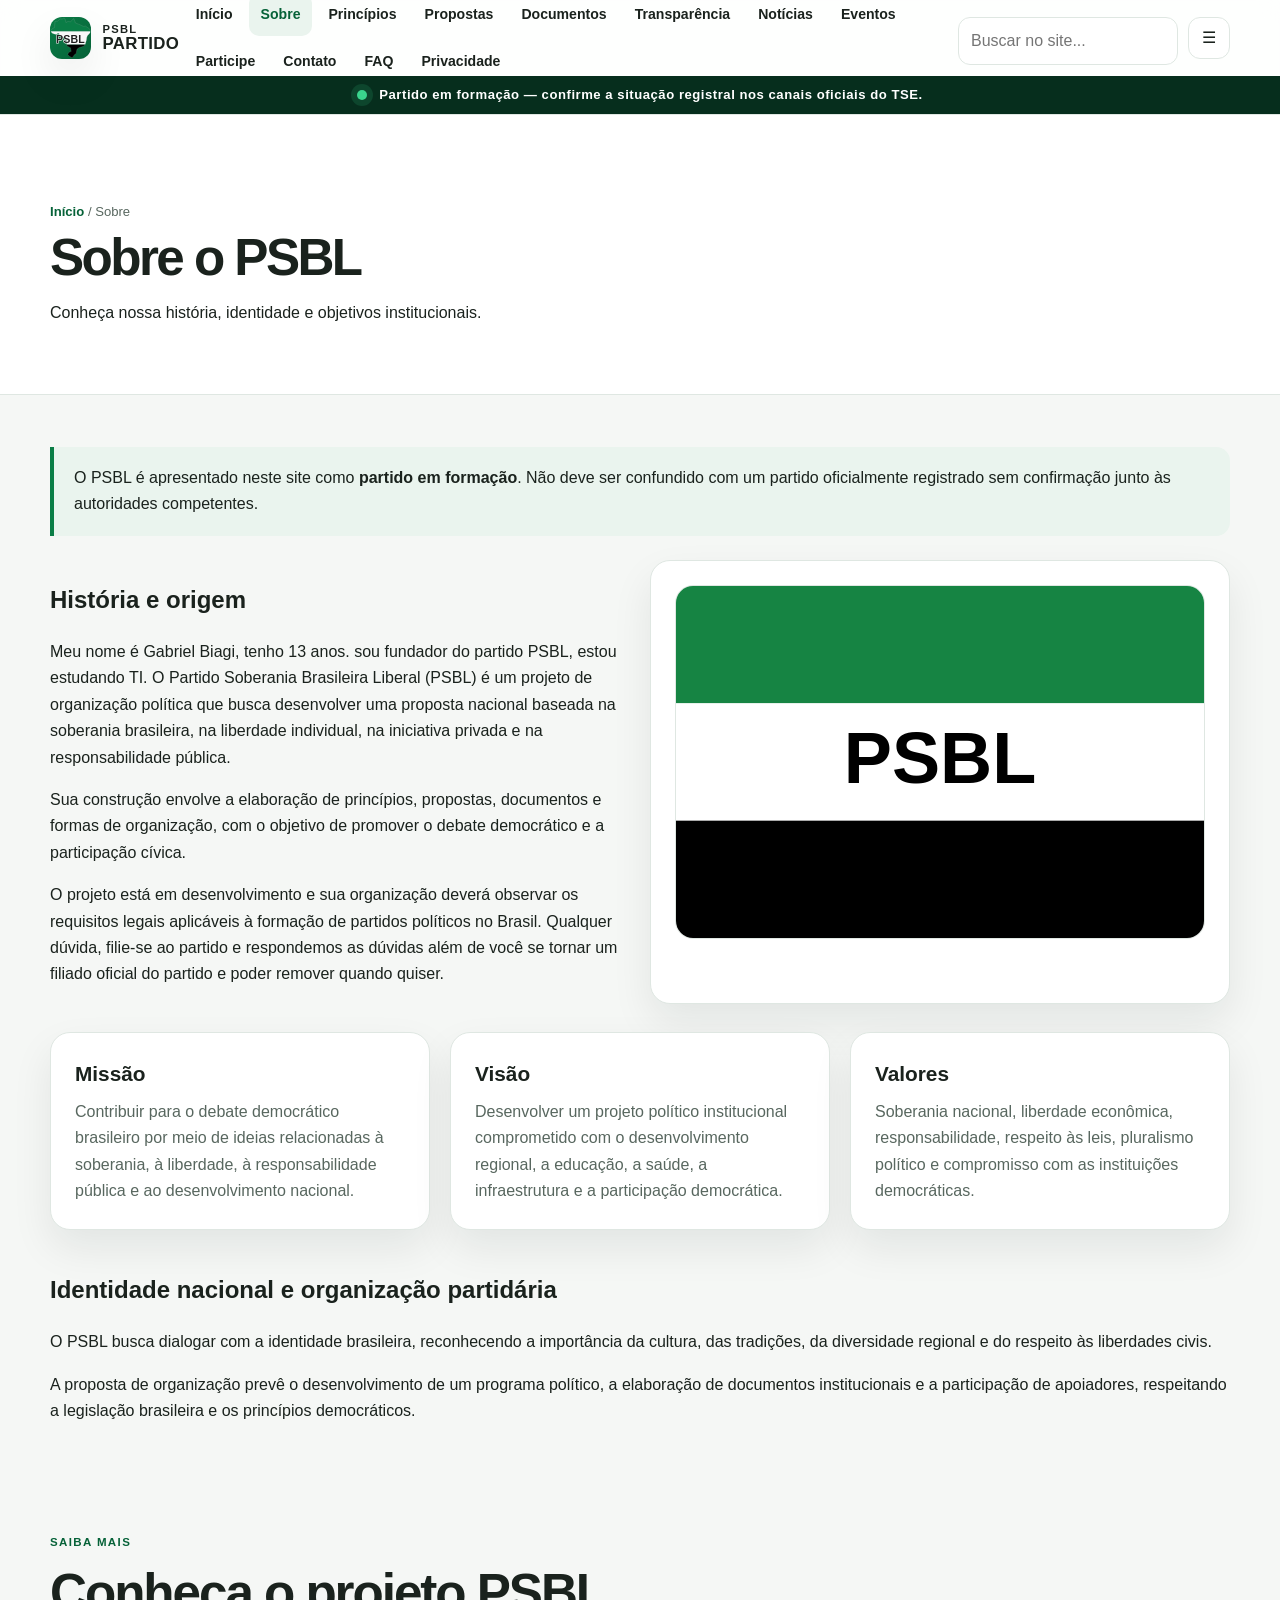
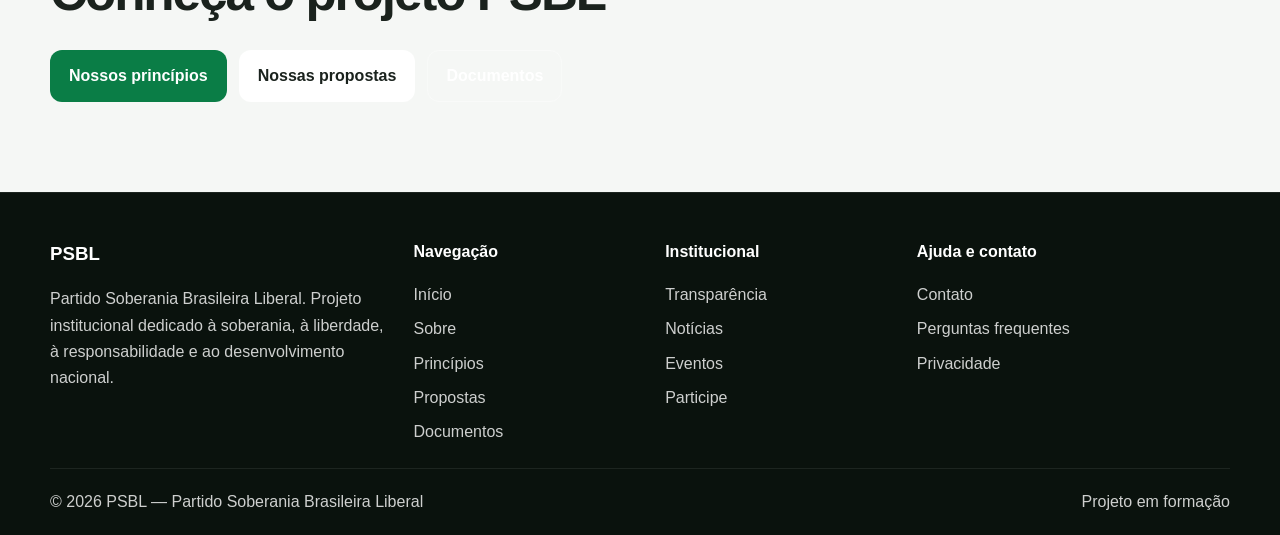
<file: sobre.html>
<!DOCTYPE html>
<html lang="pt-BR">
<head>
  <meta charset="UTF-8">
  <meta name="viewport" content="width=device-width, initial-scale=1.0">

  <title>Sobre | PSBL — Partido Soberania Brasileira Liberal</title>

  <meta name="description" content="Conheça a história, a identidade institucional, a missão, a visão e os valores do PSBL, partido em formação.">

  <meta property="og:title" content="Sobre | PSBL">
  <meta property="og:description" content="Conheça o Partido Soberania Brasileira Liberal e sua proposta institucional.">
  <meta property="og:type" content="website">
  <meta property="og:image" content="./bandeira-psbl.svg">

  <link rel="icon" href="./download.svg" type="image/svg+xml">
  <link rel="stylesheet" href="./style.css">
  <link rel="stylesheet" href="./responsive.css">
</head>

<body data-page="sobre">

  <a class="skip-link" href="#main-content">Pular para o conteúdo</a>

  <header class="site-header">
    <div class="container header-inner">

      <a href="./index.html" class="brand" aria-label="PSBL início">
        <img class="brand-mark" src="./download.svg" alt="">
        <span class="brand-text"><span>PSBL</span><strong>Partido</strong></span>
      </a>

      <div class="nav-layout">

        <nav class="nav" aria-label="Navegação principal">
          <a href="./index.html">Início</a>
          <a href="./sobre.html" class="active" aria-current="page">Sobre</a>
          <a href="./principios.html">Princípios</a>
          <a href="./propostas.html">Propostas</a>
          <a href="./documentos.html">Documentos</a>
          <a href="./transparencia.html">Transparência</a>
          <a href="./noticias.html">Notícias</a>
          <a href="./eventos.html">Eventos</a>
          <a href="./participe.html">Participe</a>
          <a href="./contato.html">Contato</a>
          <a href="./faq.html">FAQ</a>
          <a href="./privacidade.html">Privacidade</a>
        </nav>

        <div class="nav-actions">
          <input
            id="site-search"
            class="site-search"
            type="search"
            aria-label="Buscar no site"
            placeholder="Buscar no site..."
          >


          <button
            class="icon-btn menu-toggle"
            type="button"
            aria-label="Abrir menu"
            aria-expanded="false"
          >☰</button>
        </div>

      </div>
    </div>

    <div class="status-bar">
      <div class="container">
        <span class="status-indicator" aria-hidden="true"></span>
        <span>Partido em formação — confirme a situação registral nos canais oficiais do TSE.</span>
      </div>
    </div>
  </header>

  <main id="main-content">

    <section class="page-hero">
      <div class="container">
        <div class="breadcrumb">
          <a href="./index.html">Início</a> / Sobre
        </div>
        <h1>Sobre o PSBL</h1>
        <p>Conheça nossa história, identidade e objetivos institucionais.</p>
      </div>
    </section>

    <section class="page-shell">
      <div class="container">

        <div class="notice">
          <p>
            O PSBL é apresentado neste site como
            <strong>partido em formação</strong>.
            Não deve ser confundido com um partido oficialmente registrado
            sem confirmação junto às autoridades competentes.
          </p>
        </div>

        <!-- História e bandeira -->
        <div class="grid grid-2">

          <div class="search-target">
            <h2>História e origem</h2>

            <p>
              Meu nome é Gabriel Biagi, tenho 13 anos. sou fundador do partido PSBL, estou estudando TI. O Partido Soberania Brasileira Liberal (PSBL) é um projeto
              de organização política que busca desenvolver uma proposta
              nacional baseada na soberania brasileira, na liberdade
              individual, na iniciativa privada e na responsabilidade pública.
            </p>

            <p>
              Sua construção envolve a elaboração de princípios, propostas,
              documentos e formas de organização, com o objetivo de promover
              o debate democrático e a participação cívica.
            </p>

            <p>
              O projeto está em desenvolvimento e sua organização deverá
              observar os requisitos legais aplicáveis à formação de partidos
              políticos no Brasil. Qualquer dúvida, filie-se ao partido e respondemos as dúvidas além de você se tornar um filiado oficial do partido e poder remover quando quiser.
            </p>
          </div>

          <div class="panel">
            <img
              src="./bandeira-psbl.svg"
              alt="Bandeira do Partido Soberania Brasileira Liberal"
              loading="lazy"
              style="display:block; width:100%; height:auto; border-radius:18px; border:1px solid var(--line);"
            >
          </div>

        </div>

        <!-- Missão, visão e valores -->
        <div class="grid grid-3" style="margin-top:28px;">

          <article class="card search-target">
            <h3>Missão</h3>
            <p>
              Contribuir para o debate democrático brasileiro por meio
              de ideias relacionadas à soberania, à liberdade, à
              responsabilidade pública e ao desenvolvimento nacional.
            </p>
          </article>

          <article class="card search-target">
            <h3>Visão</h3>
            <p>
              Desenvolver um projeto político institucional comprometido
              com o desenvolvimento regional, a educação, a saúde,
              a infraestrutura e a participação democrática.
            </p>
          </article>

          <article class="card search-target">
            <h3>Valores</h3>
            <p>
              Soberania nacional, liberdade econômica, responsabilidade,
              respeito às leis, pluralismo político e compromisso com
              as instituições democráticas.
            </p>
          </article>

        </div>

        <!-- Identidade institucional -->
        <section style="margin-top:40px;">
          <h2>Identidade nacional e organização partidária</h2>

          <p>
            O PSBL busca dialogar com a identidade brasileira, reconhecendo
            a importância da cultura, das tradições, da diversidade regional
            e do respeito às liberdades civis.
          </p>

          <p>
            A proposta de organização prevê o desenvolvimento de um programa
            político, a elaboração de documentos institucionais e a
            participação de apoiadores, respeitando a legislação brasileira
            e os princípios democráticos.
          </p>
        </section>

        <!-- Navegação complementar -->
        <section class="section" style="padding-bottom:0;">
          <div class="section-head">
            <span class="kicker">Saiba mais</span>
            <h2>Conheça o projeto PSBL</h2>
          </div>

          <div class="actions">
            <a class="btn btn-primary" href="./principios.html">
              Nossos princípios
            </a>

            <a class="btn btn-light" href="./propostas.html">
              Nossas propostas
            </a>

            <a class="btn btn-outline" href="./documentos.html">
              Documentos
            </a>
          </div>
        </section>

      </div>
    </section>

  </main>

  <footer class="footer">
    <div class="container">

      <div class="footer-grid">

        <div>
          <h3>PSBL</h3>
          <p>
            Partido Soberania Brasileira Liberal.
            Projeto institucional dedicado à soberania, à liberdade,
            à responsabilidade e ao desenvolvimento nacional.
          </p>
        </div>

        <div>
          <h4>Navegação</h4>
          <ul>
            <li><a href="./index.html">Início</a></li>
            <li><a href="./sobre.html">Sobre</a></li>
            <li><a href="./principios.html">Princípios</a></li>
            <li><a href="./propostas.html">Propostas</a></li>
            <li><a href="./documentos.html">Documentos</a></li>
          </ul>
        </div>

        <div>
          <h4>Institucional</h4>
          <ul>
            <li><a href="./transparencia.html">Transparência</a></li>
            <li><a href="./noticias.html">Notícias</a></li>
            <li><a href="./eventos.html">Eventos</a></li>
            <li><a href="./participe.html">Participe</a></li>
          </ul>
        </div>

        <div>
          <h4>Ajuda e contato</h4>
          <ul>
            <li><a href="./contato.html">Contato</a></li>
            <li><a href="./faq.html">Perguntas frequentes</a></li>
            <li><a href="./privacidade.html">Privacidade</a></li>
          </ul>
        </div>

      </div>

      <div class="footer-bottom">
        <span>
          © <span id="year"></span> PSBL — Partido Soberania Brasileira Liberal
        </span>
        <span>Projeto em formação</span>
      </div>

    </div>
  </footer>

  <button
    class="back-to-top"
    type="button"
    aria-label="Voltar ao topo"
  >↑</button>

  <div class="modal" aria-hidden="true">
    <div
      class="modal-card"
      role="dialog"
      aria-modal="true"
      aria-labelledby="modal-title"
    >
      <div class="modal-header">
        <h3 id="modal-title">Documento</h3>
        <button
          class="close-modal"
          type="button"
          aria-label="Fechar modal"
        >×</button>
      </div>

      <div id="modal-body"></div>
    </div>
  </div>

  <script src="./main.js"></script>
  <script src="./menu.js"></script>
  <script src="./faq.js"></script>
  <script src="./search.js"></script>

</body>
</html>
</file>
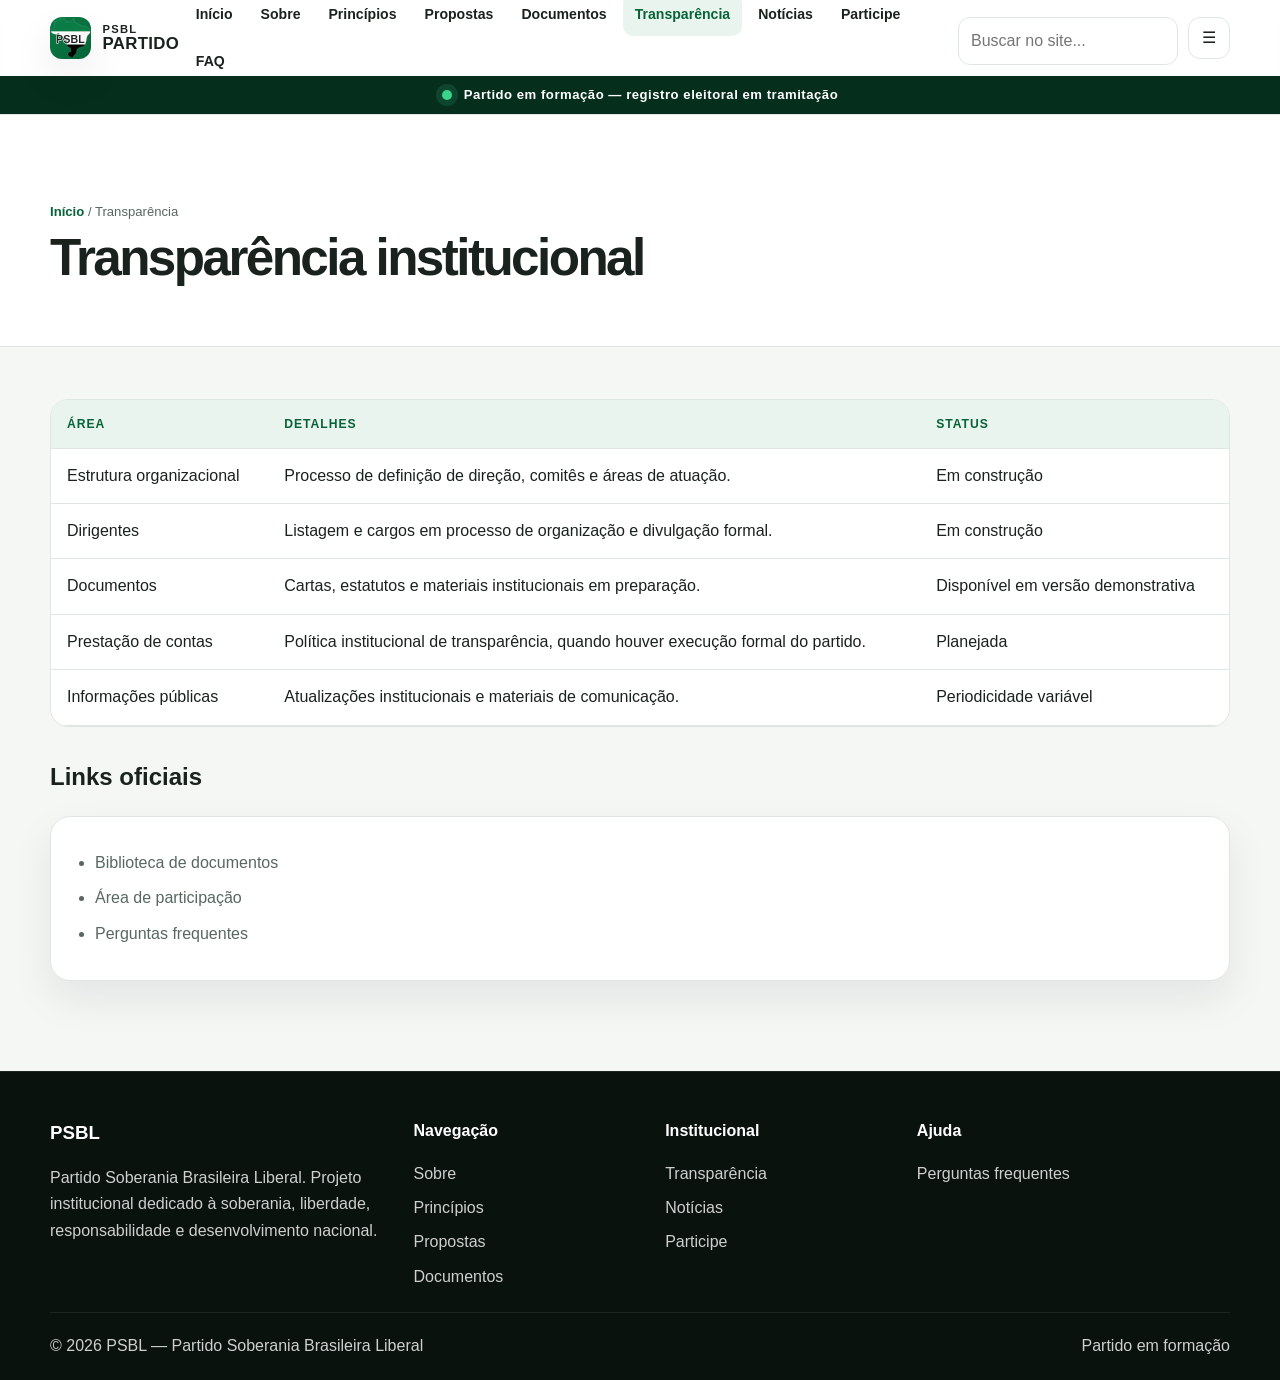
<file: transparencia.html>
<!DOCTYPE html>
<html lang="pt-BR">
  <head>
    <meta charset="UTF-8" />
    <meta name="viewport" content="width=device-width, initial-scale=1.0" />
    <title>Transparência | PSBL</title>
    <meta name="description" content="Transparência institucional do PSBL em formação." />
    <link rel="icon" href="./download.svg" type="image/svg+xml" />
    <link rel="stylesheet" href="./style.css" />
    <link rel="stylesheet" href="./responsive.css" />
  </head>
  <body data-page="transparencia">
    <a class="skip-link" href="#main-content">Pular para o conteúdo</a>
    <header class="site-header">
      <div class="container header-inner">
        <a href="./index.html" class="brand" aria-label="PSBL início"><img class="brand-mark" src="./download.svg" alt="" /><span class="brand-text"><span>PSBL</span><strong>Partido</strong></span></a>
        <div class="nav-layout">
          <nav class="nav" aria-label="Navegação principal">
            <a href="index.html">Início</a>
            <a href="sobre.html">Sobre</a>
            <a href="principios.html">Princípios</a>
            <a href="propostas.html">Propostas</a>
            <a href="documentos.html">Documentos</a>
            <a href="transparencia.html" class="active">Transparência</a>
            <a href="noticias.html">Notícias</a>
            <a href="participe.html">Participe</a>
            <a href="faq.html">FAQ</a>
          </nav>
          <div class="nav-actions">
            <input id="site-search" class="site-search" type="search" aria-label="Buscar no site" placeholder="Buscar no site..." />
            <button class="icon-btn menu-toggle" type="button" aria-label="Abrir menu" aria-expanded="false">☰</button>
          </div>
        </div>
      </div>
      <div class="status-bar"><div class="container"><span class="status-indicator" aria-hidden="true"></span><span>Partido em formação — registro eleitoral em tramitação</span></div></div>
    </header>

    <main id="main-content">
      <section class="page-hero"><div class="container"><div class="breadcrumb"><a href="index.html">Início</a> / Transparência</div><h1>Transparência institucional</h1></div></section>
      <section class="page-shell"><div class="container"><div class="table-wrap"><table><thead><tr><th>Área</th><th>Detalhes</th><th>Status</th></tr></thead><tbody><tr><td>Estrutura organizacional</td><td>Processo de definição de direção, comitês e áreas de atuação.</td><td>Em construção</td></tr><tr><td>Dirigentes</td><td>Listagem e cargos em processo de organização e divulgação formal.</td><td>Em construção</td></tr><tr><td>Documentos</td><td>Cartas, estatutos e materiais institucionais em preparação.</td><td>Disponível em versão demonstrativa</td></tr><tr><td>Prestação de contas</td><td>Política institucional de transparência, quando houver execução formal do partido.</td><td>Planejada</td></tr><tr><td>Informações públicas</td><td>Atualizações institucionais e materiais de comunicação.</td><td>Periodicidade variável</td></tr></tbody></table></div><div style="margin-top:30px;"><h2>Links oficiais</h2><div class="panel search-target"><ul class="list"><li><a href="documentos.html">Biblioteca de documentos</a></li><li><a href="participe.html">Área de participação</a></li><li><a href="faq.html">Perguntas frequentes</a></li></ul></div></div></div></section>
    </main>

    <footer class="footer"><div class="container"><div class="footer-grid"><div><h3>PSBL</h3><p>Partido Soberania Brasileira Liberal. Projeto institucional dedicado à soberania, liberdade, responsabilidade e desenvolvimento nacional.</p></div><div><h4>Navegação</h4><ul><li><a href="sobre.html">Sobre</a></li><li><a href="principios.html">Princípios</a></li><li><a href="propostas.html">Propostas</a></li><li><a href="documentos.html">Documentos</a></li></ul></div><div><h4>Institucional</h4><ul><li><a href="transparencia.html">Transparência</a></li><li><a href="noticias.html">Notícias</a></li><li><a href="participe.html">Participe</a></li></ul></div><div><h4>Ajuda</h4><ul><li><a href="faq.html">Perguntas frequentes</a></li></ul></div></div><div class="footer-bottom"><span>© <span id="year"></span> PSBL — Partido Soberania Brasileira Liberal</span><span>Partido em formação</span></div></div></footer>
    <button class="back-to-top" type="button" aria-label="Voltar ao topo">↑</button>
    <script src="./main.js"></script>
    <script src="./menu.js"></script>
    <script src="./faq.js"></script>
    <script src="./search.js"></script>
  </body>
</html>
</file>
<file: style.css>
﻿:root {
  --green: #0a7d46;
  --green-strong: #066238;
  --green-deep: #062e1d;
  --green-soft: #eaf4ee;
  --black: #0f1110;
  --ink: #1a221d;
  --muted: #58675f;
  --paper: #f5f7f5;
  --white: #ffffff;
  --line: #dfe7e2;
  --shadow: 0 18px 40px rgba(12, 28, 21, 0.08);
  --radius: 20px;
  --max: 1180px;
  --header-height: 76px;
  --transition: 0.22s ease;
}
* { box-sizing: border-box; }
html { scroll-behavior: smooth; }
body { margin: 0; font-family: "Segoe UI", Inter, Arial, sans-serif; color: var(--ink); background: var(--paper); line-height: 1.65; }
body.dark-mode { --green: #1a9a5f; --green-strong: #22b56e; --green-deep: #0d2c22; --green-soft: #112a1f; --black: #111714; --ink: #edf4ef; --muted: #b7c4bd; --paper: #0f1512; --white: #111918; --line: #1e2c28; --shadow: 0 18px 40px rgba(0,0,0,0.25); }
img { max-width: 100%; display: block; }
a { color: inherit; text-decoration: none; }
button, input, select, textarea { font: inherit; }
button { cursor: pointer; }
.container { width: min(var(--max), calc(100% - 32px)); margin: 0 auto; }
.skip-link { position: absolute; left: -9999px; top: 0; background: var(--white); color: var(--black); padding: 10px 14px; z-index: 1100; }
.skip-link:focus { left: 16px; top: 16px; }
.site-header { position: sticky; top: 0; z-index: 1000; background: rgba(255,255,255,0.9); backdrop-filter: blur(10px); border-bottom: 1px solid var(--line); }
body.dark-mode .site-header { background: rgba(16, 21, 18, 0.9); }
.header-inner { height: var(--header-height); display: flex; align-items: center; gap: 18px; }
.brand { display: flex; align-items: center; gap: 12px; min-width: 0; font-weight: 900; letter-spacing: 0.08em; text-transform: uppercase; }
.brand-mark { width: 42px; height: 42px; border-radius: 12px; display: grid; place-items: center; background: linear-gradient(135deg, var(--green), var(--green-strong)); color: var(--white); font-family: Georgia, serif; font-size: 19px; box-shadow: var(--shadow); }
.brand-text { display: flex; flex-direction: column; line-height: 1.1; font-size: 0.7rem; }
.brand-text strong { font-size: 1.05rem; letter-spacing: 0.02em; }
.nav-layout { display: flex; align-items: center; width: 100%; }
.nav { margin-left: auto; display: flex; align-items: center; gap: 4px; flex-wrap: wrap; }
.nav a, .dropbtn { padding: 10px 12px; border-radius: 10px; font-size: 0.88rem; font-weight: 700; color: var(--ink); transition: var(--transition); }
.nav a:hover, .nav a.active, .dropbtn:hover { background: var(--green-soft); color: var(--green-strong); }
.dropdown { position: relative; }
.dropdown-menu { position: absolute; top: calc(100% + 8px); left: 0; min-width: 230px; display: none; background: var(--white); border: 1px solid var(--line); border-radius: 14px; padding: 8px; box-shadow: var(--shadow); }
.dropdown:hover .dropdown-menu, .dropdown:focus-within .dropdown-menu, .dropdown-menu.is-open { display: block; }
.dropdown-menu a { display: block; padding: 9px 10px; border-radius: 10px; }
.dropdown-menu a:hover { background: var(--green-soft); }
.nav-actions { display: flex; align-items: center; gap: 10px; margin-left: 12px; }
.icon-btn { width: 42px; height: 42px; border: 1px solid var(--line); background: var(--white); border-radius: 12px; display: grid; place-items: center; color: var(--ink); transition: var(--transition); }
.icon-btn:hover { border-color: var(--green); color: var(--green-strong); }
.site-search { width: 220px; padding: 10px 12px; border: 1px solid var(--line); border-radius: 12px; background: rgba(255,255,255,0.5); }
.site-search:focus { outline: none; border-color: var(--green); box-shadow: 0 0 0 3px rgba(10,125,70,0.12); }
.status-bar { background: var(--green-deep); color: var(--white); }
.status-bar .container { display: flex; align-items: center; justify-content: center; gap: 12px; padding: 8px 0; font-size: 0.82rem; font-weight: 700; letter-spacing: 0.04em; }
.status-indicator { width: 10px; height: 10px; border-radius: 50%; background: #3ad48d; box-shadow: 0 0 0 6px rgba(58,212,141,0.14); }
.hero { position: relative; min-height: 670px; display: grid; align-items: center; background: linear-gradient(90deg, rgba(9,20,15,0.82), rgba(9,20,15,0.44)); overflow: hidden; }
.hero::before { content: ""; position: absolute; inset: 0; background-image: linear-gradient(90deg, rgba(4,13,9,0.82), rgba(4,13,9,0.3)), url("./img/bandeira-psbl.svg"); background-size: cover; background-position: center; filter: saturate(0.9) contrast(1.08); }
.hero-content { position: relative; z-index: 1; padding: 140px 0 90px; max-width: 780px; }
.eyebrow { display: inline-flex; gap: 8px; align-items: center; border-radius: 999px; padding: 8px 14px; background: rgba(255,255,255,0.08); border: 1px solid rgba(255,255,255,0.25); text-transform: uppercase; letter-spacing: 0.12em; font-size: 0.7rem; font-weight: 800; color: #edf4ee; }
.hero h1 { font-size: clamp(2.8rem, 6vw, 5rem); line-height: 0.98; margin: 18px 0 18px; letter-spacing: -0.05em; color: var(--white); }
.hero p { max-width: 660px; font-size: clamp(1.1rem, 2vw, 1.5rem); color: rgba(255,255,255,0.9); }
.actions { display: flex; flex-wrap: wrap; gap: 12px; margin-top: 30px; }
.btn { display: inline-flex; align-items: center; justify-content: center; border: 1px solid transparent; border-radius: 12px; padding: 12px 18px; font-weight: 800; transition: var(--transition); }
.btn:hover { transform: translateY(-1px); }
.btn-primary { background: var(--green); color: var(--white); }
.btn-primary:hover { background: #0d9c57; }
.btn-light { background: var(--white); color: var(--ink); }
.btn-outline { background: transparent; border-color: rgba(255,255,255,0.35); color: var(--white); }
.btn-dark { background: var(--black); color: var(--white); }
.btn-soft { background: var(--green-soft); color: var(--green-strong); }
.section { padding: 88px 0; }
.section.alt { background: var(--white); }
.section-head { max-width: 760px; margin-bottom: 28px; }
.kicker { display: inline-block; color: var(--green-strong); font-weight: 800; letter-spacing: 0.12em; text-transform: uppercase; font-size: 0.72rem; }
.section h2 { font-size: clamp(2rem, 4vw, 3.2rem); line-height: 1.08; margin: 10px 0 12px; letter-spacing: -0.04em; }
.lead { color: var(--muted); font-size: 1.06rem; }
.grid { display: grid; gap: 20px; }
.grid-3 { grid-template-columns: repeat(3, minmax(0, 1fr)); }
.grid-4 { grid-template-columns: repeat(4, minmax(0, 1fr)); }
.grid-2 { grid-template-columns: repeat(2, minmax(0, 1fr)); }
.card { background: var(--white); border: 1px solid var(--line); border-radius: var(--radius); padding: 24px; box-shadow: var(--shadow); }
.card h3 { margin: 0 0 8px; font-size: 1.3rem; }
.card p { margin: 0; color: var(--muted); }
.card .icon { width: 48px; height: 48px; border-radius: 14px; margin-bottom: 18px; display: grid; place-items: center; background: var(--green-soft); color: var(--green-strong); font-weight: 900; }
.stats { display: grid; grid-template-columns: repeat(3, minmax(0, 1fr)); border: 1px solid var(--line); background: var(--white); border-radius: 18px; overflow: hidden; }
.stat { padding: 30px 26px; border-right: 1px solid var(--line); }
.stat:last-child { border-right: none; }
.stat strong { display: block; font-size: clamp(1.8rem, 3vw, 2.5rem); margin-bottom: 4px; color: var(--green-strong); }
.stat span { color: var(--muted); }
.callout { background: linear-gradient(135deg, var(--green-deep), var(--black)); color: var(--white); border-radius: 20px; padding: 30px 28px; display: flex; justify-content: space-between; align-items: center; gap: 18px; }
.callout p { margin: 0; color: rgba(255,255,255,0.8); }
.page-hero { padding: 86px 0 52px; background: var(--white); border-bottom: 1px solid var(--line); }
.page-hero h1 { margin: 10px 0; font-size: clamp(2.5rem, 4vw, 4rem); line-height: 1; letter-spacing: -0.05em; }
.breadcrumb { font-size: 0.82rem; color: var(--muted); }
.breadcrumb a { color: var(--green-strong); font-weight: 700; }
.page-shell { padding: 52px 0 90px; }
.notice { border-left: 4px solid var(--green); background: var(--green-soft); border-radius: 0 14px 14px 0; padding: 18px 20px; margin-bottom: 24px; }
.notice p { margin: 0; color: var(--ink); }
.tags { display: flex; gap: 10px; flex-wrap: wrap; margin-top: 16px; }
.tag { display: inline-flex; align-items: center; justify-content: center; border-radius: 999px; background: var(--green-soft); color: var(--green-strong); font-size: 0.72rem; font-weight: 800; padding: 7px 10px; letter-spacing: 0.04em; text-transform: uppercase; }
.timeline { position: relative; margin-top: 28px; }
.timeline::before { content: ""; position: absolute; left: 13px; top: 8px; bottom: 8px; width: 2px; background: var(--line); }
.timeline-item { position: relative; padding: 0 0 28px 40px; }
.timeline-item::before { content: ""; position: absolute; left: 6px; top: 6px; width: 16px; height: 16px; border-radius: 50%; background: var(--green); border: 4px solid var(--green-soft); }
.timeline-item strong { display: block; font-size: 1.1rem; margin-bottom: 4px; }
.list { margin: 0; padding-left: 20px; }
.list li { margin: 9px 0; color: var(--muted); }
.category-title { display: flex; align-items: center; gap: 12px; margin: 30px 0 18px; }
.category-title .line { height: 1px; background: var(--line); flex: 1; }
.proposal-box { background: var(--white); border: 1px solid var(--line); border-radius: 18px; padding: 18px 18px 14px; box-shadow: var(--shadow); }
.proposal-box h3 { margin: 0 0 8px; }
.proposal-box ul { margin: 0; padding-left: 18px; color: var(--muted); }
.panel { background: var(--white); border: 1px solid var(--line); border-radius: var(--radius); padding: 24px; box-shadow: var(--shadow); }
.table-wrap { overflow: auto; border: 1px solid var(--line); border-radius: 18px; background: var(--white); }
table { width: 100%; border-collapse: collapse; min-width: 650px; }
th, td { text-align: left; padding: 14px 16px; border-bottom: 1px solid var(--line); }
th { background: var(--green-soft); font-size: 0.76rem; letter-spacing: 0.08em; text-transform: uppercase; color: var(--green-strong); }
.form { display: grid; gap: 14px; }
.form-grid { display: grid; grid-template-columns: repeat(2, minmax(0, 1fr)); gap: 14px; }
label { display: block; font-weight: 700; font-size: 0.9rem; }
input, select, textarea { width: 100%; margin-top: 6px; padding: 12px 13px; border-radius: 12px; border: 1px solid var(--line); background: var(--white); color: var(--ink); }
input:focus, select:focus, textarea:focus { outline: none; border-color: var(--green); box-shadow: 0 0 0 3px rgba(10,125,70,0.12); }
textarea { min-height: 130px; resize: vertical; }
.news-card, .event-card { background: var(--white); border: 1px solid var(--line); border-radius: 20px; overflow: hidden; box-shadow: var(--shadow); }
.news-card img { height: 210px; width: 100%; object-fit: cover; background: linear-gradient(135deg, var(--green-soft), #dfeee6); }
.news-card-body, .event-card-body { padding: 20px; }
.news-meta, .event-meta { font-size: 0.76rem; font-weight: 700; text-transform: uppercase; letter-spacing: 0.08em; color: var(--green-strong); }
.news-card h3, .event-card h3 { margin: 8px 0 10px; font-size: 1.2rem; }
.news-card p, .event-card p { margin: 0; color: var(--muted); }
.event-badge { display: inline-block; background: var(--green-soft); color: var(--green-strong); border-radius: 999px; padding: 5px 9px; font-size: 0.72rem; font-weight: 800; }
.faq-item { border: 1px solid var(--line); border-radius: 14px; background: var(--white); overflow: hidden; margin-bottom: 12px; }
.faq-question { width: 100%; display: flex; align-items: center; justify-content: space-between; background: transparent; border: 0; padding: 16px 18px; text-align: left; font-weight: 800; color: var(--ink); }
.faq-answer { padding: 0 18px 18px; color: var(--muted); display: none; }
.faq-item.active .faq-answer { display: block; }
.faq-question .plus { font-size: 1.6rem; line-height: 1; color: var(--green-strong); }
.map-illustration { background: linear-gradient(135deg, #edf5f1, #e6f2ea); border: 1px solid var(--line); border-radius: 20px; padding: 30px; min-height: 320px; position: relative; overflow: hidden; }
.map-shape { position: absolute; inset: 50% auto auto 50%; transform: translate(-50%, -50%); width: 240px; height: 260px; background: linear-gradient(135deg, var(--green), #1d9a60); clip-path: polygon(17% 8%, 74% 12%, 92% 19%, 94% 55%, 82% 81%, 60% 95%, 38% 92%, 25% 77%, 12% 62%, 10% 29%); box-shadow: inset 0 0 0 2px rgba(255,255,255,0.22); }
.map-badges { position: absolute; inset: 0; font-size: 0.75rem; font-weight: 800; color: var(--green-deep); }
.map-badges span { position: absolute; background: rgba(255,255,255,0.7); border-radius: 999px; padding: 7px 9px; }
.map-badges span:nth-child(1) { top: 20%; left: 16%; }
.map-badges span:nth-child(2) { top: 20%; right: 18%; }
.map-badges span:nth-child(3) { bottom: 18%; left: 24%; }
.map-badges span:nth-child(4) { bottom: 18%; right: 20%; }
.chart-placeholder { background: linear-gradient(180deg, rgba(10,125,70,0.08), rgba(10,125,70,0.02)); border: 1px solid var(--line); border-radius: 18px; padding: 20px; min-height: 220px; }
.chart-bars { display: flex; align-items: end; gap: 12px; height: 160px; }
.chart-bars span { flex: 1; border-radius: 8px 8px 0 0; background: linear-gradient(180deg, var(--green), var(--green-strong)); }
.muted { color: var(--muted); }
.footer { background: #0a120d; color: rgba(255,255,255,0.8); border-top: 1px solid rgba(255,255,255,0.08); padding: 46px 0 20px; }
.footer-grid { display: grid; gap: 28px; grid-template-columns: 1.5fr 1fr 1fr 1.4fr; }
.footer h3, .footer h4 { color: var(--white); margin: 0 0 16px; }
.footer ul { list-style: none; padding: 0; margin: 0; display: grid; gap: 8px; }
.footer a:hover { color: var(--white); }
.footer-bottom { margin-top: 22px; padding-top: 20px; border-top: 1px solid rgba(255,255,255,0.08); display: flex; justify-content: space-between; gap: 18px; flex-wrap: wrap; }
.back-to-top { position: fixed; right: 22px; bottom: 22px; width: 48px; height: 48px; border-radius: 50%; border: 0; background: var(--green); color: var(--white); box-shadow: var(--shadow); opacity: 0; pointer-events: none; transform: translateY(10px); transition: var(--transition); }
.back-to-top.visible { opacity: 1; pointer-events: auto; transform: translateY(0); }
.modal { position: fixed; inset: 0; display: none; align-items: center; justify-content: center; background: rgba(5,10,8,0.62); z-index: 1200; padding: 24px; }
.modal.is-open { display: flex; }
.modal-card { width: min(760px, 100%); background: var(--white); color: var(--ink); border-radius: 22px; padding: 24px; box-shadow: var(--shadow); }
.modal-header { display: flex; align-items: center; justify-content: space-between; gap: 10px; margin-bottom: 10px; }
.close-modal { border: 0; background: var(--green-soft); color: var(--green-strong); width: 40px; height: 40px; border-radius: 10px; font-size: 1.3rem; }
.hidden { display: none !important; }
@media (max-width: 980px) { .nav { display: none; } .nav.is-open { display: flex; position: absolute; top: calc(100% + 8px); left: 16px; right: 16px; flex-direction: column; align-items: stretch; background: var(--white); border: 1px solid var(--line); border-radius: 18px; padding: 14px; box-shadow: var(--shadow); } .dropdown-menu { position: static; display: none; box-shadow: none; border: 0; padding-left: 10px; } .dropdown:focus-within .dropdown-menu, .dropdown:hover .dropdown-menu { display: block; } .menu-toggle { display: inline-flex; margin-left: auto; } .site-search { display: none; } .grid-3, .grid-4, .footer-grid { grid-template-columns: 1fr 1fr; } }
@media (max-width: 640px) { .grid-3, .grid-4, .grid-2, .stats, .form-grid, .footer-grid { grid-template-columns: 1fr; } .header-inner { gap: 10px; } .brand-text strong { font-size: 0.9rem; } .hero { min-height: 560px; } .hero-content { padding-top: 86px; } .callout { flex-direction: column; align-items: flex-start; } .nav-actions { margin-left: 0; } }
</file>
<file: responsive.css>
﻿body[data-page="noticias"] .news-filter { display: flex; gap: 10px; flex-wrap: wrap; margin-bottom: 20px; }
body[data-page="noticias"] .filter-btn { border: 1px solid var(--line); background: var(--white); color: var(--ink); border-radius: 999px; padding: 9px 12px; font-weight: 700; }
body[data-page="noticias"] .filter-btn.active { background: var(--green); color: var(--white); border-color: var(--green); }
body[data-page="noticias"] .news-item.hidden { display: none; }
</file>
